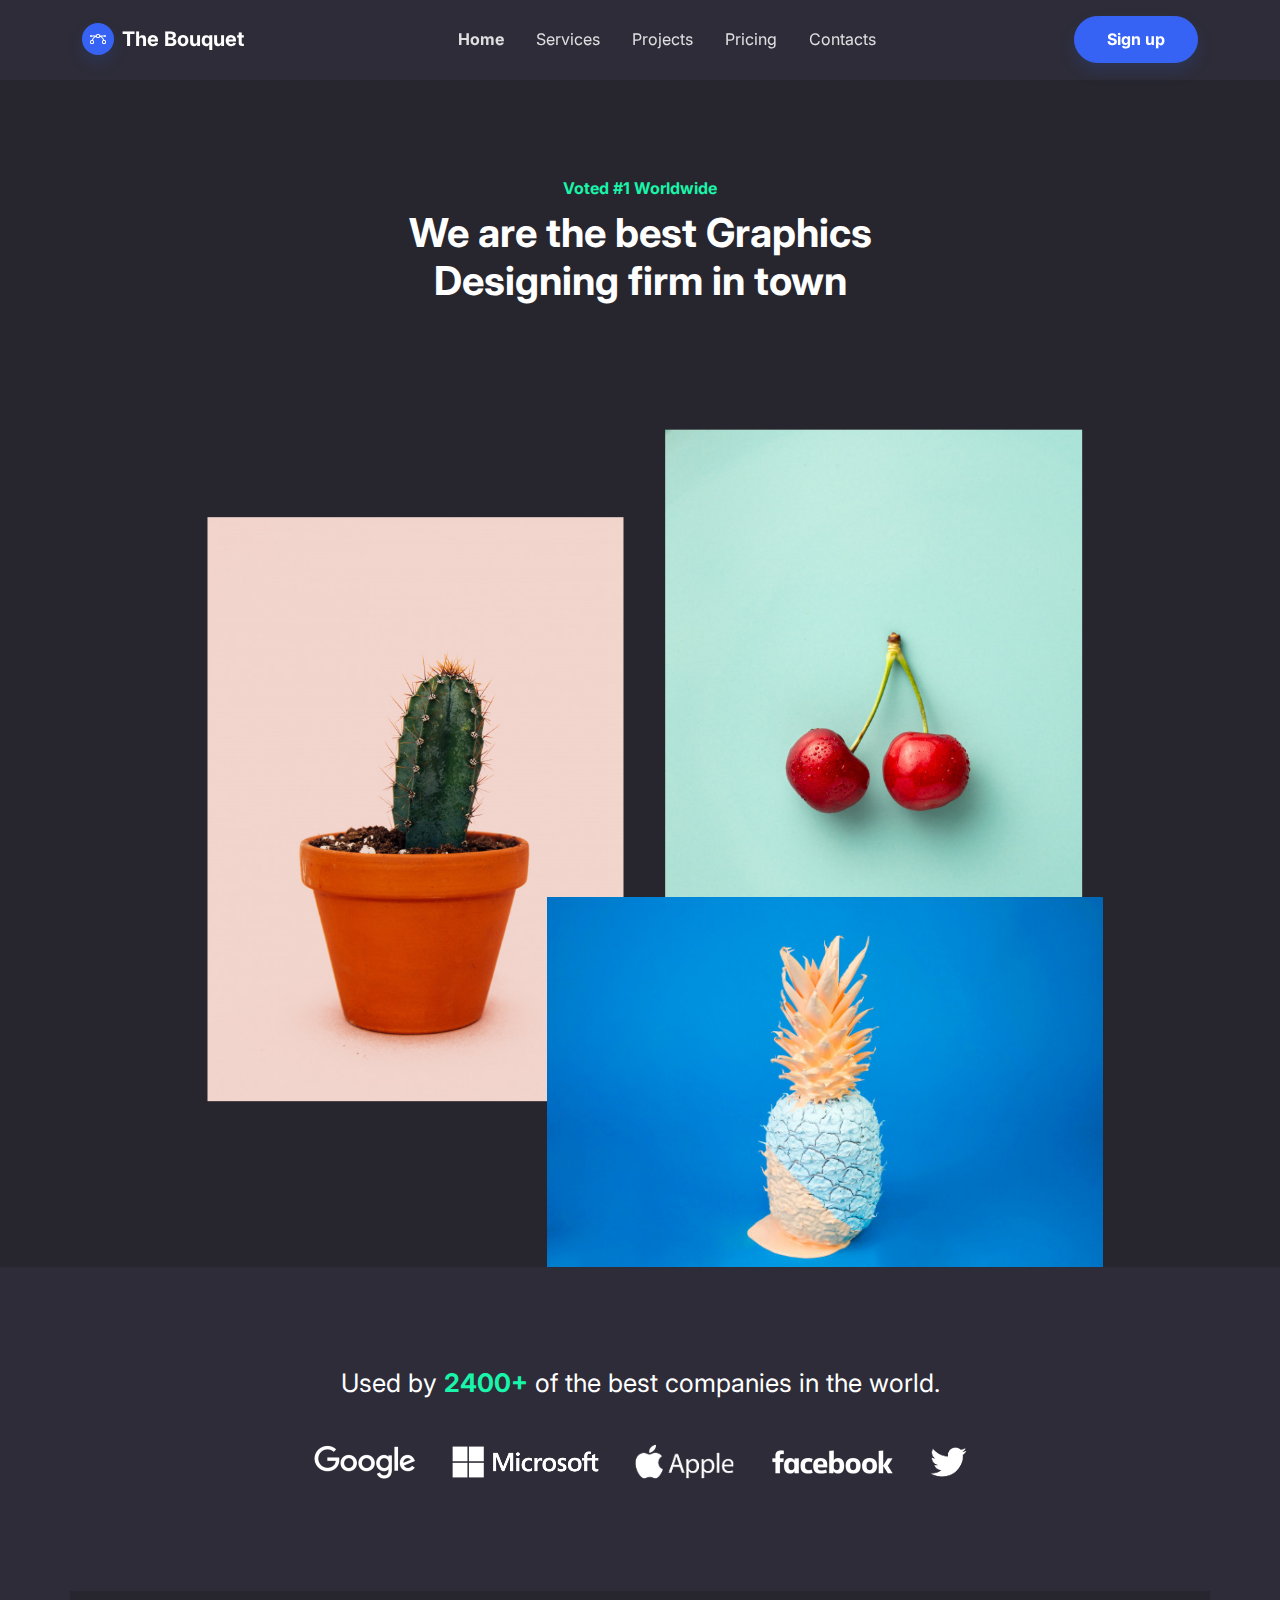
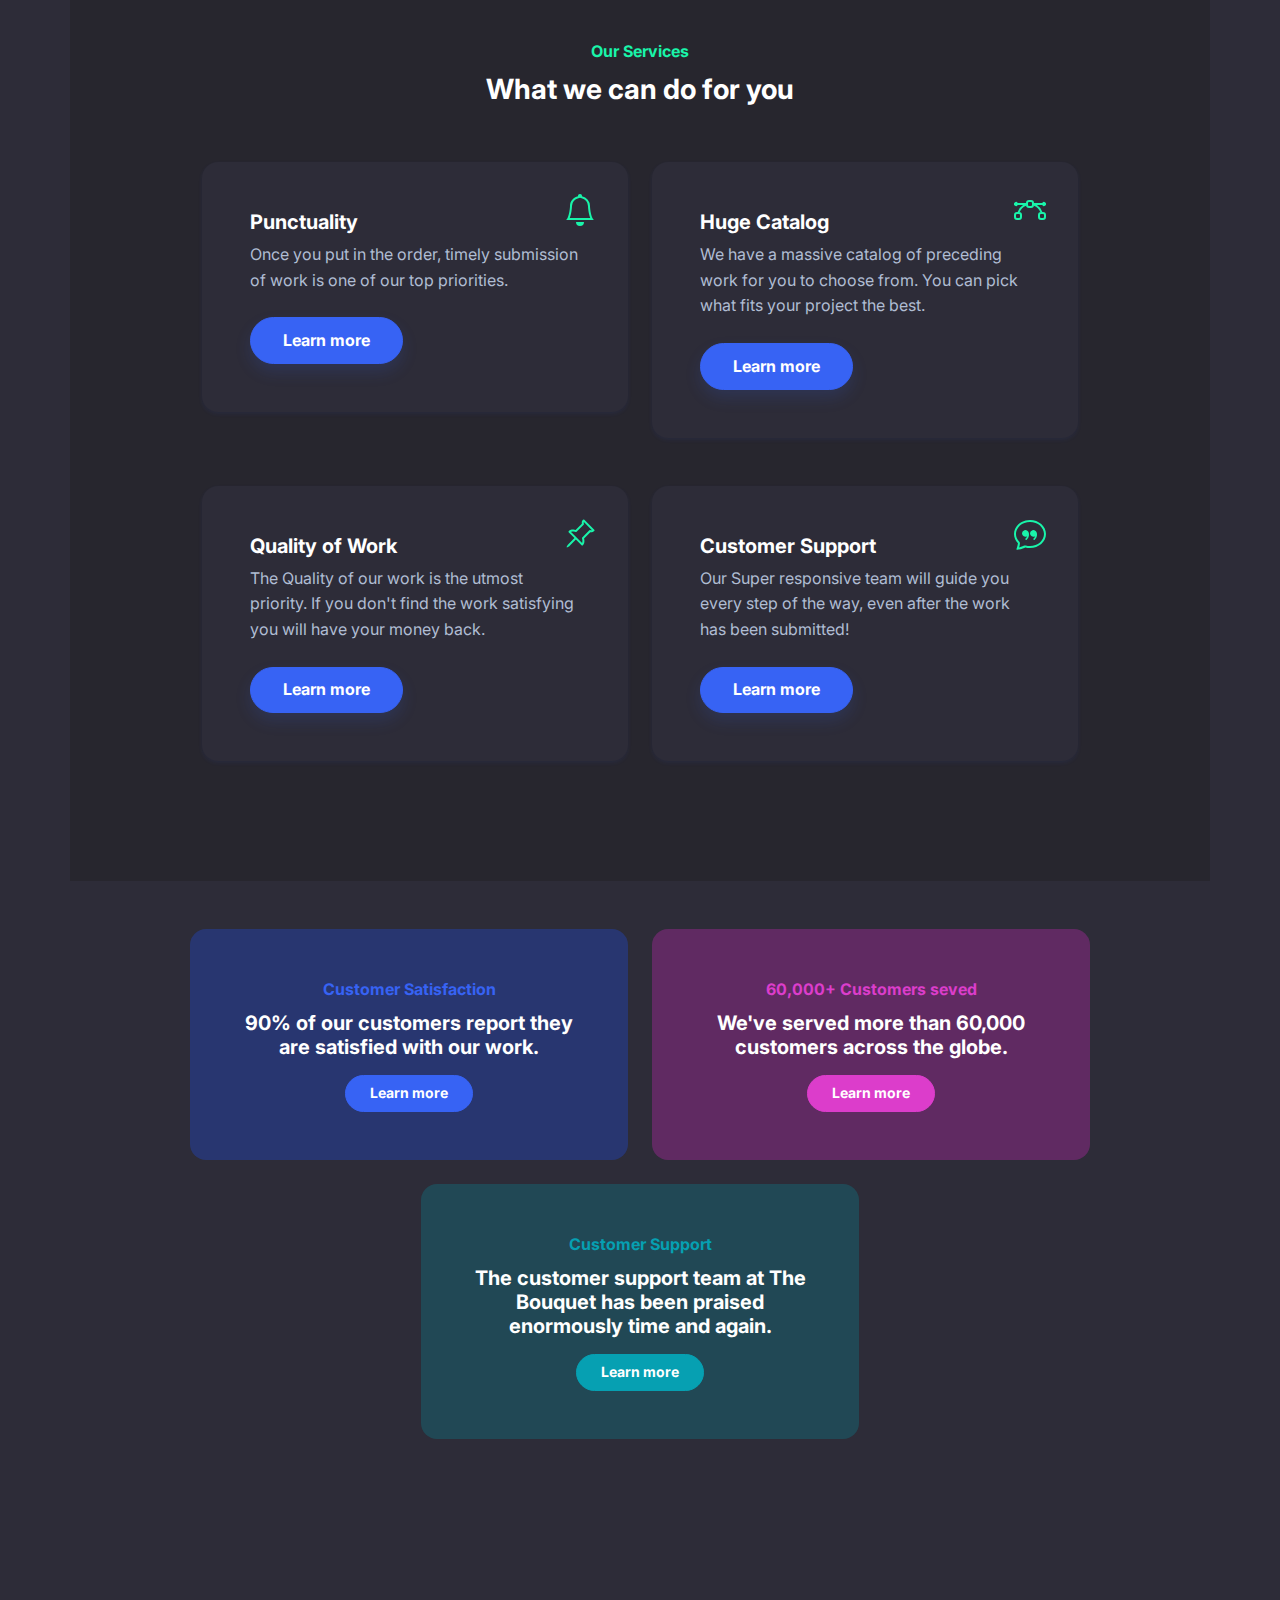
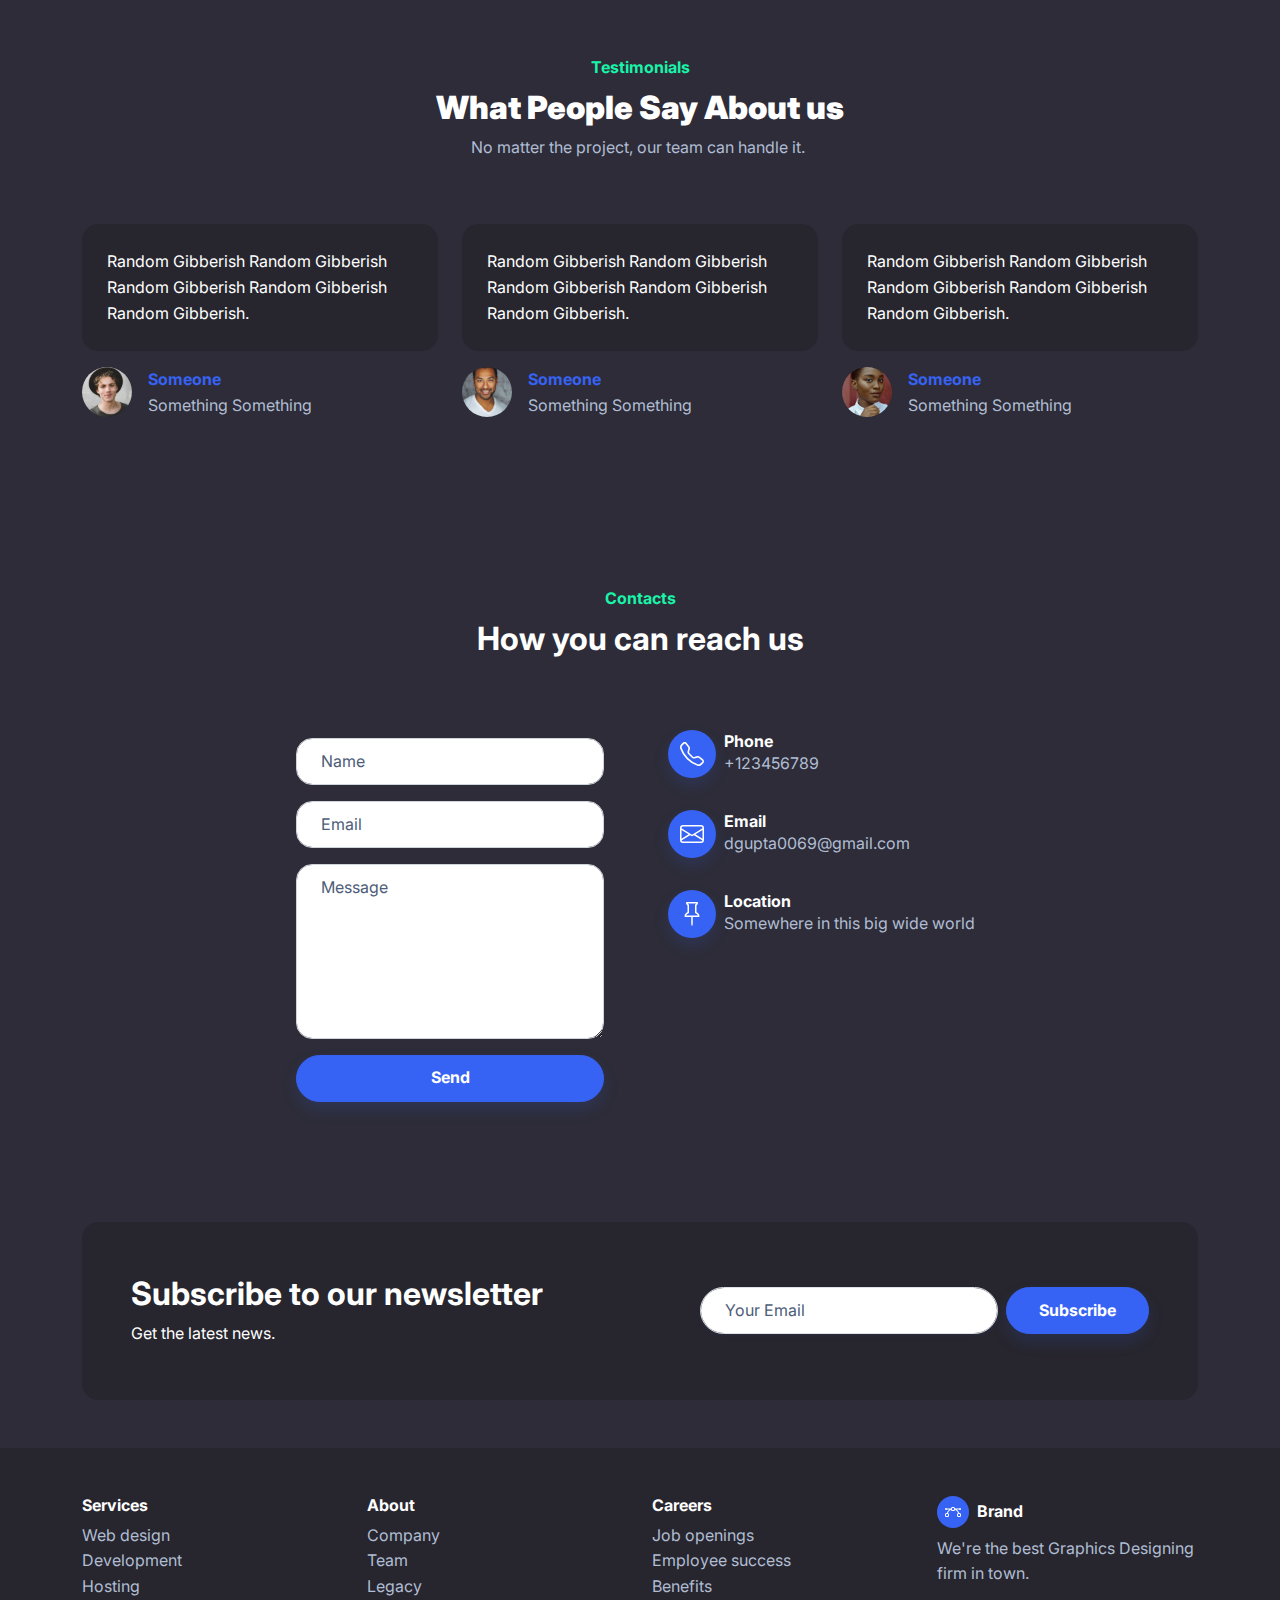
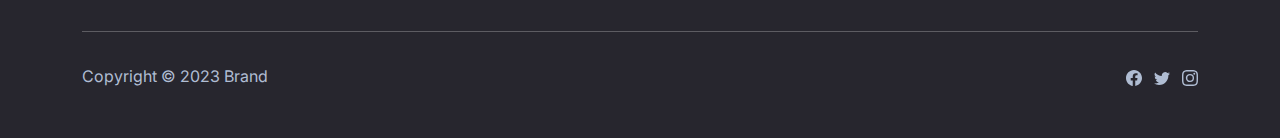
<file: The Bouquet/index.html>
<!DOCTYPE html>
<html lang="en">
  <head>
    <meta charset="utf-8" />
    <meta
      name="viewport"
      content="width=device-width, initial-scale=1.0, shrink-to-fit=no"
    />
    <title>The Bouquet - Home</title>
    <link rel="stylesheet" href="assets/bootstrap/css/bootstrap.min.css" />
    <link
      rel="stylesheet"
      href="https://fonts.googleapis.com/css?family=Inter:300italic,400italic,600italic,700italic,800italic,400,300,600,700,800&amp;display=swap"
    />
  </head>

  <body>
    <nav
      class="navbar navbar-dark navbar-expand-md sticky-top py-3"
      id="mainNav"
    >
      <div class="container">
        <a class="navbar-brand d-flex align-items-center" href="/"
          ><span
            class="bs-icon-sm bs-icon-circle bs-icon-primary shadow d-flex justify-content-center align-items-center me-2 bs-icon"
            ><svg
              xmlns="http://www.w3.org/2000/svg"
              width="1em"
              height="1em"
              fill="currentColor"
              viewBox="0 0 16 16"
              class="bi bi-bezier"
            >
              <path
                fill-rule="evenodd"
                d="M0 10.5A1.5 1.5 0 0 1 1.5 9h1A1.5 1.5 0 0 1 4 10.5v1A1.5 1.5 0 0 1 2.5 13h-1A1.5 1.5 0 0 1 0 11.5v-1zm1.5-.5a.5.5 0 0 0-.5.5v1a.5.5 0 0 0 .5.5h1a.5.5 0 0 0 .5-.5v-1a.5.5 0 0 0-.5-.5h-1zm10.5.5A1.5 1.5 0 0 1 13.5 9h1a1.5 1.5 0 0 1 1.5 1.5v1a1.5 1.5 0 0 1-1.5 1.5h-1a1.5 1.5 0 0 1-1.5-1.5v-1zm1.5-.5a.5.5 0 0 0-.5.5v1a.5.5 0 0 0 .5.5h1a.5.5 0 0 0 .5-.5v-1a.5.5 0 0 0-.5-.5h-1zM6 4.5A1.5 1.5 0 0 1 7.5 3h1A1.5 1.5 0 0 1 10 4.5v1A1.5 1.5 0 0 1 8.5 7h-1A1.5 1.5 0 0 1 6 5.5v-1zM7.5 4a.5.5 0 0 0-.5.5v1a.5.5 0 0 0 .5.5h1a.5.5 0 0 0 .5-.5v-1a.5.5 0 0 0-.5-.5h-1z"
              ></path>
              <path
                d="M6 4.5H1.866a1 1 0 1 0 0 1h2.668A6.517 6.517 0 0 0 1.814 9H2.5c.123 0 .244.015.358.043a5.517 5.517 0 0 1 3.185-3.185A1.503 1.503 0 0 1 6 5.5v-1zm3.957 1.358A1.5 1.5 0 0 0 10 5.5v-1h4.134a1 1 0 1 1 0 1h-2.668a6.517 6.517 0 0 1 2.72 3.5H13.5c-.123 0-.243.015-.358.043a5.517 5.517 0 0 0-3.185-3.185z"
              ></path></svg></span
          ><span>The Bouquet</span></a
        ><button
          data-bs-toggle="collapse"
          class="navbar-toggler"
          data-bs-target="#navcol-1"
        >
          <span class="visually-hidden">Toggle navigation</span
          ><span class="navbar-toggler-icon"></span>
        </button>
        <div class="collapse navbar-collapse" id="navcol-1">
          <ul class="navbar-nav mx-auto">
            <li class="nav-item">
              <a class="nav-link active" href="index.html">Home</a>
            </li>
            <li class="nav-item">
              <a class="nav-link" href="services.html">Services</a>
            </li>
            <li class="nav-item">
              <a class="nav-link" href="projects.html">Projects</a>
            </li>
            <li class="nav-item">
              <a class="nav-link" href="pricing.html">Pricing</a>
            </li>
            <li class="nav-item">
              <a class="nav-link" href="contacts.html">Contacts</a>
            </li>
          </ul>
          <a class="btn btn-primary shadow" role="button" href="signup.html"
            >Sign up</a
          >
        </div>
      </div>
    </nav>
    <header class="bg-dark">
      <div class="container pt-4 pt-xl-5">
        <div class="row pt-5">
          <div class="col-md-8 col-xl-6 text-center text-md-start mx-auto">
            <div class="text-center">
              <p class="fw-bold text-success mb-2">Voted #1 Worldwide</p>
              <h1 class="fw-bold">
                We are the best Graphics Designing firm in town
              </h1>
            </div>
          </div>
          <div class="col-12 col-lg-10 mx-auto">
            <div
              class="position-relative"
              style="display: flex; flex-wrap: wrap; justify-content: flex-end"
            >
              <div
                style="
                  position: relative;
                  flex: 0 0 45%;
                  transform: translate3d(-15%, 35%, 0);
                "
              >
                <img
                  class="img-fluid"
                  data-bss-parallax=""
                  data-bss-parallax-speed="0.8"
                  src="assets/img/products/3.jpg"
                />
              </div>
              <div
                style="
                  position: relative;
                  flex: 0 0 45%;
                  transform: translate3d(-5%, 20%, 0);
                "
              >
                <img
                  class="img-fluid"
                  data-bss-parallax=""
                  data-bss-parallax-speed="0.4"
                  src="assets/img/products/2.jpg"
                />
              </div>
              <div
                style="
                  position: relative;
                  flex: 0 0 60%;
                  transform: translate3d(0, 0%, 0);
                "
              >
                <img
                  class="img-fluid"
                  data-bss-parallax=""
                  data-bss-parallax-speed="0.25"
                  src="assets/img/products/1.jpg"
                />
              </div>
            </div>
          </div>
        </div>
      </div>
    </header>
    <section class="py-5">
      <div class="container text-center py-5">
        <p class="mb-4" style="font-size: 1.6rem">
          Used by <span class="text-success"><strong>2400+</strong></span
          >&nbsp;of the best companies in the world.
        </p>
        <a href="#"> <img class="m-3" src="assets/img/brands/google.png" /></a
        ><a href="#">
          <img class="m-3" src="assets/img/brands/microsoft.png" /></a
        ><a href="#"> <img class="m-3" src="assets/img/brands/apple.png" /></a
        ><a href="#">
          <img class="m-3" src="assets/img/brands/facebook.png" /></a
        ><a href="#">
          <img class="m-3" src="assets/img/brands/twitter.png"
        /></a>
      </div>
    </section>
    <section>
      <div class="container bg-dark py-5">
        <div class="row">
          <div class="col-md-8 col-xl-6 text-center mx-auto">
            <p class="fw-bold text-success mb-2">Our Services</p>
            <h3 class="fw-bold">What we can do for you</h3>
          </div>
        </div>
        <div class="py-5 p-lg-5">
          <div
            class="row row-cols-1 row-cols-md-2 mx-auto"
            style="max-width: 900px"
          >
            <div class="col mb-5">
              <div class="card shadow-sm">
                <div class="card-body px-4 py-5 px-md-5">
                  <div
                    class="bs-icon-lg d-flex justify-content-center align-items-center mb-3 bs-icon"
                    style="top: 1rem; right: 1rem; position: absolute"
                  >
                    <svg
                      xmlns="http://www.w3.org/2000/svg"
                      width="1em"
                      height="1em"
                      fill="currentColor"
                      viewBox="0 0 16 16"
                      class="bi bi-bell text-success"
                    >
                      <path
                        d="M8 16a2 2 0 0 0 2-2H6a2 2 0 0 0 2 2zM8 1.918l-.797.161A4.002 4.002 0 0 0 4 6c0 .628-.134 2.197-.459 3.742-.16.767-.376 1.566-.663 2.258h10.244c-.287-.692-.502-1.49-.663-2.258C12.134 8.197 12 6.628 12 6a4.002 4.002 0 0 0-3.203-3.92L8 1.917zM14.22 12c.223.447.481.801.78 1H1c.299-.199.557-.553.78-1C2.68 10.2 3 6.88 3 6c0-2.42 1.72-4.44 4.005-4.901a1 1 0 1 1 1.99 0A5.002 5.002 0 0 1 13 6c0 .88.32 4.2 1.22 6z"
                      ></path>
                    </svg>
                  </div>
                  <h5 class="fw-bold card-title">Punctuality&nbsp;</h5>
                  <p class="text-muted card-text mb-4">
                    Once you put in the order, timely submission of work is one
                    of our top priorities.
                  </p>
                  <button class="btn btn-primary shadow" type="button">
                    Learn more
                  </button>
                </div>
              </div>
            </div>
            <div class="col mb-5">
              <div class="card shadow-sm">
                <div class="card-body px-4 py-5 px-md-5">
                  <div
                    class="bs-icon-lg d-flex justify-content-center align-items-center mb-3 bs-icon"
                    style="top: 1rem; right: 1rem; position: absolute"
                  >
                    <svg
                      xmlns="http://www.w3.org/2000/svg"
                      width="1em"
                      height="1em"
                      fill="currentColor"
                      viewBox="0 0 16 16"
                      class="bi bi-bezier text-success"
                    >
                      <path
                        fill-rule="evenodd"
                        d="M0 10.5A1.5 1.5 0 0 1 1.5 9h1A1.5 1.5 0 0 1 4 10.5v1A1.5 1.5 0 0 1 2.5 13h-1A1.5 1.5 0 0 1 0 11.5v-1zm1.5-.5a.5.5 0 0 0-.5.5v1a.5.5 0 0 0 .5.5h1a.5.5 0 0 0 .5-.5v-1a.5.5 0 0 0-.5-.5h-1zm10.5.5A1.5 1.5 0 0 1 13.5 9h1a1.5 1.5 0 0 1 1.5 1.5v1a1.5 1.5 0 0 1-1.5 1.5h-1a1.5 1.5 0 0 1-1.5-1.5v-1zm1.5-.5a.5.5 0 0 0-.5.5v1a.5.5 0 0 0 .5.5h1a.5.5 0 0 0 .5-.5v-1a.5.5 0 0 0-.5-.5h-1zM6 4.5A1.5 1.5 0 0 1 7.5 3h1A1.5 1.5 0 0 1 10 4.5v1A1.5 1.5 0 0 1 8.5 7h-1A1.5 1.5 0 0 1 6 5.5v-1zM7.5 4a.5.5 0 0 0-.5.5v1a.5.5 0 0 0 .5.5h1a.5.5 0 0 0 .5-.5v-1a.5.5 0 0 0-.5-.5h-1z"
                      ></path>
                      <path
                        d="M6 4.5H1.866a1 1 0 1 0 0 1h2.668A6.517 6.517 0 0 0 1.814 9H2.5c.123 0 .244.015.358.043a5.517 5.517 0 0 1 3.185-3.185A1.503 1.503 0 0 1 6 5.5v-1zm3.957 1.358A1.5 1.5 0 0 0 10 5.5v-1h4.134a1 1 0 1 1 0 1h-2.668a6.517 6.517 0 0 1 2.72 3.5H13.5c-.123 0-.243.015-.358.043a5.517 5.517 0 0 0-3.185-3.185z"
                      ></path>
                    </svg>
                  </div>
                  <h5 class="fw-bold card-title">Huge Catalog&nbsp;</h5>
                  <p class="text-muted card-text mb-4">
                    We have a massive catalog of preceding work for you to
                    choose from. You can pick what fits your project the best.
                  </p>
                  <button class="btn btn-primary shadow" type="button">
                    Learn more
                  </button>
                </div>
              </div>
            </div>
            <div class="col mb-4">
              <div class="card shadow-sm">
                <div class="card-body px-4 py-5 px-md-5">
                  <div
                    class="bs-icon-lg d-flex justify-content-center align-items-center mb-3 bs-icon"
                    style="top: 1rem; right: 1rem; position: absolute"
                  >
                    <svg
                      xmlns="http://www.w3.org/2000/svg"
                      width="1em"
                      height="1em"
                      fill="currentColor"
                      viewBox="0 0 16 16"
                      class="bi bi-pin-angle text-success"
                    >
                      <path
                        d="M9.828.722a.5.5 0 0 1 .354.146l4.95 4.95a.5.5 0 0 1 0 .707c-.48.48-1.072.588-1.503.588-.177 0-.335-.018-.46-.039l-3.134 3.134a5.927 5.927 0 0 1 .16 1.013c.046.702-.032 1.687-.72 2.375a.5.5 0 0 1-.707 0l-2.829-2.828-3.182 3.182c-.195.195-1.219.902-1.414.707-.195-.195.512-1.22.707-1.414l3.182-3.182-2.828-2.829a.5.5 0 0 1 0-.707c.688-.688 1.673-.767 2.375-.72a5.922 5.922 0 0 1 1.013.16l3.134-3.133a2.772 2.772 0 0 1-.04-.461c0-.43.108-1.022.589-1.503a.5.5 0 0 1 .353-.146zm.122 2.112v-.002.002zm0-.002v.002a.5.5 0 0 1-.122.51L6.293 6.878a.5.5 0 0 1-.511.12H5.78l-.014-.004a4.507 4.507 0 0 0-.288-.076 4.922 4.922 0 0 0-.765-.116c-.422-.028-.836.008-1.175.15l5.51 5.509c.141-.34.177-.753.149-1.175a4.924 4.924 0 0 0-.192-1.054l-.004-.013v-.001a.5.5 0 0 1 .12-.512l3.536-3.535a.5.5 0 0 1 .532-.115l.096.022c.087.017.208.034.344.034.114 0 .23-.011.343-.04L9.927 2.028c-.029.113-.04.23-.04.343a1.779 1.779 0 0 0 .062.46z"
                      ></path>
                    </svg>
                  </div>
                  <h5 class="fw-bold card-title">Quality of Work&nbsp;</h5>
                  <p class="text-muted card-text mb-4">
                    The Quality of our work is the utmost priority. If you don't
                    find the work satisfying you will have your money back.
                  </p>
                  <button class="btn btn-primary shadow" type="button">
                    Learn more
                  </button>
                </div>
              </div>
            </div>
            <div class="col mb-4">
              <div class="card shadow-sm">
                <div class="card-body px-4 py-5 px-md-5">
                  <div
                    class="bs-icon-lg d-flex justify-content-center align-items-center mb-3 bs-icon"
                    style="top: 1rem; right: 1rem; position: absolute"
                  >
                    <svg
                      xmlns="http://www.w3.org/2000/svg"
                      width="1em"
                      height="1em"
                      fill="currentColor"
                      viewBox="0 0 16 16"
                      class="bi bi-chat-quote text-success"
                    >
                      <path
                        d="M2.678 11.894a1 1 0 0 1 .287.801 10.97 10.97 0 0 1-.398 2c1.395-.323 2.247-.697 2.634-.893a1 1 0 0 1 .71-.074A8.06 8.06 0 0 0 8 14c3.996 0 7-2.807 7-6 0-3.192-3.004-6-7-6S1 4.808 1 8c0 1.468.617 2.83 1.678 3.894zm-.493 3.905a21.682 21.682 0 0 1-.713.129c-.2.032-.352-.176-.273-.362a9.68 9.68 0 0 0 .244-.637l.003-.01c.248-.72.45-1.548.524-2.319C.743 11.37 0 9.76 0 8c0-3.866 3.582-7 8-7s8 3.134 8 7-3.582 7-8 7a9.06 9.06 0 0 1-2.347-.306c-.52.263-1.639.742-3.468 1.105z"
                      ></path>
                      <path
                        d="M7.066 6.76A1.665 1.665 0 0 0 4 7.668a1.667 1.667 0 0 0 2.561 1.406c-.131.389-.375.804-.777 1.22a.417.417 0 0 0 .6.58c1.486-1.54 1.293-3.214.682-4.112zm4 0A1.665 1.665 0 0 0 8 7.668a1.667 1.667 0 0 0 2.561 1.406c-.131.389-.375.804-.777 1.22a.417.417 0 0 0 .6.58c1.486-1.54 1.293-3.214.682-4.112z"
                      ></path>
                    </svg>
                  </div>
                  <h5 class="fw-bold card-title">Customer Support&nbsp;</h5>
                  <p class="text-muted card-text mb-4">
                    Our Super responsive team will guide you every step of the
                    way, even after the work has been submitted!
                  </p>
                  <button class="btn btn-primary shadow" type="button">
                    Learn more
                  </button>
                </div>
              </div>
            </div>
          </div>
        </div>
      </div>
    </section>
    <section>
      <div class="container py-5">
        <div class="mx-auto" style="max-width: 900px">
          <div
            class="row row-cols-1 row-cols-md-2 d-flex justify-content-center"
          >
            <div class="col mb-4">
              <div class="card bg-primary-light">
                <div class="card-body text-center px-4 py-5 px-md-5">
                  <p class="fw-bold text-primary card-text mb-2">
                    Customer Satisfaction
                  </p>
                  <h5 class="fw-bold card-title mb-3">
                    90% of our customers report they are satisfied with our
                    work.
                  </h5>
                  <button class="btn btn-primary btn-sm" type="button">
                    Learn more
                  </button>
                </div>
              </div>
            </div>
            <div class="col mb-4">
              <div class="card bg-secondary-light">
                <div class="card-body text-center px-4 py-5 px-md-5">
                  <p class="fw-bold text-secondary card-text mb-2">
                    60,000+ Customers seved
                  </p>
                  <h5 class="fw-bold card-title mb-3">
                    We've served more than 60,000 customers across the globe.
                  </h5>
                  <button class="btn btn-secondary btn-sm" type="button">
                    Learn more
                  </button>
                </div>
              </div>
            </div>
            <div class="col mb-4">
              <div class="card bg-info-light">
                <div class="card-body text-center px-4 py-5 px-md-5">
                  <p class="fw-bold text-info card-text mb-2">
                    Customer Support
                  </p>
                  <h5 class="fw-bold card-title mb-3">
                    The customer support team at The Bouquet has been praised
                    enormously time and again.
                  </h5>
                  <button class="btn btn-info btn-sm" type="button">
                    Learn more
                  </button>
                </div>
              </div>
            </div>
          </div>
        </div>
      </div>
    </section>
    <section class="py-5 mt-5">
      <div class="container py-5">
        <div class="row mb-5">
          <div class="col-md-8 col-xl-6 text-center mx-auto">
            <p class="fw-bold text-success mb-2">Testimonials</p>
            <h2 class="fw-bold"><strong>What People Say About us</strong></h2>
            <p class="text-muted">
              No matter the project, our team can handle it.&nbsp;
            </p>
          </div>
        </div>
        <div
          class="row row-cols-1 row-cols-sm-2 row-cols-lg-3 d-sm-flex justify-content-sm-center"
        >
          <div class="col mb-4">
            <div
              class="d-flex flex-column align-items-center align-items-sm-start"
            >
              <p class="bg-dark border rounded border-dark p-4">
                Random Gibberish Random Gibberish Random Gibberish Random
                Gibberish Random Gibberish.
              </p>
              <div class="d-flex">
                <img
                  class="rounded-circle flex-shrink-0 me-3 fit-cover"
                  width="50"
                  height="50"
                  src="assets/img/team/avatar2.jpg"
                />
                <div>
                  <p class="fw-bold text-primary mb-0">Someone</p>
                  <p class="text-muted mb-0">Something Something</p>
                </div>
              </div>
            </div>
          </div>
          <div class="col mb-4">
            <div
              class="d-flex flex-column align-items-center align-items-sm-start"
            >
              <p class="bg-dark border rounded border-dark p-4">
                Random Gibberish Random Gibberish Random Gibberish Random
                Gibberish Random Gibberish.
              </p>
              <div class="d-flex">
                <img
                  class="rounded-circle flex-shrink-0 me-3 fit-cover"
                  width="50"
                  height="50"
                  src="assets/img/team/avatar4.jpg"
                />
                <div>
                  <p class="fw-bold text-primary mb-0">Someone</p>
                  <p class="text-muted mb-0">Something Something</p>
                </div>
              </div>
            </div>
          </div>
          <div class="col mb-4">
            <div
              class="d-flex flex-column align-items-center align-items-sm-start"
            >
              <p class="bg-dark border rounded border-dark p-4">
                Random Gibberish Random Gibberish Random Gibberish Random
                Gibberish Random Gibberish.
              </p>
              <div class="d-flex">
                <img
                  class="rounded-circle flex-shrink-0 me-3 fit-cover"
                  width="50"
                  height="50"
                  src="assets/img/team/avatar5.jpg"
                />
                <div>
                  <p class="fw-bold text-primary mb-0">Someone</p>
                  <p class="text-muted mb-0">Something Something</p>
                </div>
              </div>
            </div>
          </div>
        </div>
      </div>
    </section>
    <section class="py-5">
      <div class="container">
        <div class="row mb-5">
          <div class="col-md-8 col-xl-6 text-center mx-auto">
            <p class="fw-bold text-success mb-2">Contacts</p>
            <h2 class="fw-bold">How you can reach us</h2>
          </div>
        </div>
        <div class="row d-flex justify-content-center">
          <div class="col-md-6 col-xl-4">
            <div>
              <form class="p-3 p-xl-4" method="post">
                <div class="mb-3">
                  <input
                    class="form-control"
                    type="text"
                    id="name-1"
                    name="name"
                    placeholder="Name"
                  />
                </div>
                <div class="mb-3">
                  <input
                    class="form-control"
                    type="email"
                    id="email-1"
                    name="email"
                    placeholder="Email"
                  />
                </div>
                <div class="mb-3">
                  <textarea
                    class="form-control"
                    id="message-1"
                    name="message"
                    rows="6"
                    placeholder="Message"
                  ></textarea>
                </div>
                <div>
                  <button
                    class="btn btn-primary shadow d-block w-100"
                    type="submit"
                  >
                    Send
                  </button>
                </div>
              </form>
            </div>
          </div>
          <div
            class="col-md-4 col-xl-4 d-flex justify-content-center justify-content-xl-start"
          >
            <div
              class="d-flex flex-wrap flex-md-column justify-content-md-start align-items-md-start h-100"
            >
              <div class="d-flex align-items-center p-3">
                <div
                  class="bs-icon-md bs-icon-circle bs-icon-primary shadow d-flex flex-shrink-0 justify-content-center align-items-center d-inline-block bs-icon bs-icon-md"
                >
                  <svg
                    xmlns="http://www.w3.org/2000/svg"
                    width="1em"
                    height="1em"
                    fill="currentColor"
                    viewBox="0 0 16 16"
                    class="bi bi-telephone"
                  >
                    <path
                      d="M3.654 1.328a.678.678 0 0 0-1.015-.063L1.605 2.3c-.483.484-.661 1.169-.45 1.77a17.568 17.568 0 0 0 4.168 6.608 17.569 17.569 0 0 0 6.608 4.168c.601.211 1.286.033 1.77-.45l1.034-1.034a.678.678 0 0 0-.063-1.015l-2.307-1.794a.678.678 0 0 0-.58-.122l-2.19.547a1.745 1.745 0 0 1-1.657-.459L5.482 8.062a1.745 1.745 0 0 1-.46-1.657l.548-2.19a.678.678 0 0 0-.122-.58L3.654 1.328zM1.884.511a1.745 1.745 0 0 1 2.612.163L6.29 2.98c.329.423.445.974.315 1.494l-.547 2.19a.678.678 0 0 0 .178.643l2.457 2.457a.678.678 0 0 0 .644.178l2.189-.547a1.745 1.745 0 0 1 1.494.315l2.306 1.794c.829.645.905 1.87.163 2.611l-1.034 1.034c-.74.74-1.846 1.065-2.877.702a18.634 18.634 0 0 1-7.01-4.42 18.634 18.634 0 0 1-4.42-7.009c-.362-1.03-.037-2.137.703-2.877L1.885.511z"
                    ></path>
                  </svg>
                </div>
                <div class="px-2">
                  <h6 class="fw-bold mb-0">Phone</h6>
                  <p class="text-muted mb-0">+123456789</p>
                </div>
              </div>
              <div class="d-flex align-items-center p-3">
                <div
                  class="bs-icon-md bs-icon-circle bs-icon-primary shadow d-flex flex-shrink-0 justify-content-center align-items-center d-inline-block bs-icon bs-icon-md"
                >
                  <svg
                    xmlns="http://www.w3.org/2000/svg"
                    width="1em"
                    height="1em"
                    fill="currentColor"
                    viewBox="0 0 16 16"
                    class="bi bi-envelope"
                  >
                    <path
                      fill-rule="evenodd"
                      d="M0 4a2 2 0 0 1 2-2h12a2 2 0 0 1 2 2v8a2 2 0 0 1-2 2H2a2 2 0 0 1-2-2V4Zm2-1a1 1 0 0 0-1 1v.217l7 4.2 7-4.2V4a1 1 0 0 0-1-1H2Zm13 2.383-4.708 2.825L15 11.105V5.383Zm-.034 6.876-5.64-3.471L8 9.583l-1.326-.795-5.64 3.47A1 1 0 0 0 2 13h12a1 1 0 0 0 .966-.741ZM1 11.105l4.708-2.897L1 5.383v5.722Z"
                    ></path>
                  </svg>
                </div>
                <div class="px-2">
                  <h6 class="fw-bold mb-0">Email</h6>
                  <p class="text-muted mb-0">dgupta0069@gmail.com</p>
                </div>
              </div>
              <div class="d-flex align-items-center p-3">
                <div
                  class="bs-icon-md bs-icon-circle bs-icon-primary shadow d-flex flex-shrink-0 justify-content-center align-items-center d-inline-block bs-icon bs-icon-md"
                >
                  <svg
                    xmlns="http://www.w3.org/2000/svg"
                    width="1em"
                    height="1em"
                    fill="currentColor"
                    viewBox="0 0 16 16"
                    class="bi bi-pin"
                  >
                    <path
                      d="M4.146.146A.5.5 0 0 1 4.5 0h7a.5.5 0 0 1 .5.5c0 .68-.342 1.174-.646 1.479-.126.125-.25.224-.354.298v4.431l.078.048c.203.127.476.314.751.555C12.36 7.775 13 8.527 13 9.5a.5.5 0 0 1-.5.5h-4v4.5c0 .276-.224 1.5-.5 1.5s-.5-1.224-.5-1.5V10h-4a.5.5 0 0 1-.5-.5c0-.973.64-1.725 1.17-2.189A5.921 5.921 0 0 1 5 6.708V2.277a2.77 2.77 0 0 1-.354-.298C4.342 1.674 4 1.179 4 .5a.5.5 0 0 1 .146-.354zm1.58 1.408-.002-.001.002.001zm-.002-.001.002.001A.5.5 0 0 1 6 2v5a.5.5 0 0 1-.276.447h-.002l-.012.007-.054.03a4.922 4.922 0 0 0-.827.58c-.318.278-.585.596-.725.936h7.792c-.14-.34-.407-.658-.725-.936a4.915 4.915 0 0 0-.881-.61l-.012-.006h-.002A.5.5 0 0 1 10 7V2a.5.5 0 0 1 .295-.458 1.775 1.775 0 0 0 .351-.271c.08-.08.155-.17.214-.271H5.14c.06.1.133.191.214.271a1.78 1.78 0 0 0 .37.282z"
                    ></path>
                  </svg>
                </div>
                <div class="px-2">
                  <h6 class="fw-bold mb-0">Location</h6>
                  <p class="text-muted mb-0">
                    Somewhere in this big wide world
                  </p>
                </div>
              </div>
            </div>
          </div>
        </div>
      </div>
    </section>
    <section class="py-5">
      <div class="container">
        <div
          class="bg-dark border rounded border-dark d-flex flex-column justify-content-between align-items-center flex-lg-row p-4 p-lg-5"
        >
          <div class="text-center text-lg-start py-3 py-lg-1">
            <h2 class="fw-bold mb-2">Subscribe to our newsletter</h2>
            <p class="mb-0">Get the latest news.</p>
          </div>
          <form
            class="d-flex justify-content-center flex-wrap flex-lg-nowrap"
            method="post"
          >
            <div class="my-2">
              <input
                class="border rounded-pill shadow-sm form-control"
                type="email"
                name="email"
                placeholder="Your Email"
              />
            </div>
            <div class="my-2">
              <button class="btn btn-primary shadow ms-2" type="submit">
                Subscribe
              </button>
            </div>
          </form>
        </div>
      </div>
    </section>
    <footer class="bg-dark">
      <div class="container py-4 py-lg-5">
        <div class="row justify-content-center">
          <div
            class="col-sm-4 col-md-3 text-center text-lg-start d-flex flex-column"
          >
            <h3 class="fs-6 fw-bold">Services</h3>
            <ul class="list-unstyled">
              <li><a href="#">Web design</a></li>
              <li><a href="#">Development</a></li>
              <li><a href="#">Hosting</a></li>
            </ul>
          </div>
          <div
            class="col-sm-4 col-md-3 text-center text-lg-start d-flex flex-column"
          >
            <h3 class="fs-6 fw-bold">About</h3>
            <ul class="list-unstyled">
              <li><a href="#">Company</a></li>
              <li><a href="#">Team</a></li>
              <li><a href="#">Legacy</a></li>
            </ul>
          </div>
          <div
            class="col-sm-4 col-md-3 text-center text-lg-start d-flex flex-column"
          >
            <h3 class="fs-6 fw-bold">Careers</h3>
            <ul class="list-unstyled">
              <li><a href="#">Job openings</a></li>
              <li><a href="#">Employee success</a></li>
              <li><a href="#">Benefits</a></li>
            </ul>
          </div>
          <div
            class="col-lg-3 text-center text-lg-start d-flex flex-column align-items-center order-first align-items-lg-start order-lg-last"
          >
            <div class="fw-bold d-flex align-items-center mb-2">
              <span
                class="bs-icon-sm bs-icon-circle bs-icon-primary d-flex justify-content-center align-items-center bs-icon me-2"
                ><svg
                  xmlns="http://www.w3.org/2000/svg"
                  width="1em"
                  height="1em"
                  fill="currentColor"
                  viewBox="0 0 16 16"
                  class="bi bi-bezier"
                >
                  <path
                    fill-rule="evenodd"
                    d="M0 10.5A1.5 1.5 0 0 1 1.5 9h1A1.5 1.5 0 0 1 4 10.5v1A1.5 1.5 0 0 1 2.5 13h-1A1.5 1.5 0 0 1 0 11.5v-1zm1.5-.5a.5.5 0 0 0-.5.5v1a.5.5 0 0 0 .5.5h1a.5.5 0 0 0 .5-.5v-1a.5.5 0 0 0-.5-.5h-1zm10.5.5A1.5 1.5 0 0 1 13.5 9h1a1.5 1.5 0 0 1 1.5 1.5v1a1.5 1.5 0 0 1-1.5 1.5h-1a1.5 1.5 0 0 1-1.5-1.5v-1zm1.5-.5a.5.5 0 0 0-.5.5v1a.5.5 0 0 0 .5.5h1a.5.5 0 0 0 .5-.5v-1a.5.5 0 0 0-.5-.5h-1zM6 4.5A1.5 1.5 0 0 1 7.5 3h1A1.5 1.5 0 0 1 10 4.5v1A1.5 1.5 0 0 1 8.5 7h-1A1.5 1.5 0 0 1 6 5.5v-1zM7.5 4a.5.5 0 0 0-.5.5v1a.5.5 0 0 0 .5.5h1a.5.5 0 0 0 .5-.5v-1a.5.5 0 0 0-.5-.5h-1z"
                  ></path>
                  <path
                    d="M6 4.5H1.866a1 1 0 1 0 0 1h2.668A6.517 6.517 0 0 0 1.814 9H2.5c.123 0 .244.015.358.043a5.517 5.517 0 0 1 3.185-3.185A1.503 1.503 0 0 1 6 5.5v-1zm3.957 1.358A1.5 1.5 0 0 0 10 5.5v-1h4.134a1 1 0 1 1 0 1h-2.668a6.517 6.517 0 0 1 2.72 3.5H13.5c-.123 0-.243.015-.358.043a5.517 5.517 0 0 0-3.185-3.185z"
                  ></path></svg></span
              ><span>Brand</span>
            </div>
            <p class="text-muted">
              We're the best Graphics Designing firm in town.
            </p>
          </div>
        </div>
        <hr />
        <div
          class="text-muted d-flex justify-content-between align-items-center pt-3"
        >
          <p class="mb-0">Copyright © 2023 Brand</p>
          <ul class="list-inline mb-0">
            <li class="list-inline-item">
              <svg
                xmlns="http://www.w3.org/2000/svg"
                width="1em"
                height="1em"
                fill="currentColor"
                viewBox="0 0 16 16"
                class="bi bi-facebook"
              >
                <path
                  d="M16 8.049c0-4.446-3.582-8.05-8-8.05C3.58 0-.002 3.603-.002 8.05c0 4.017 2.926 7.347 6.75 7.951v-5.625h-2.03V8.05H6.75V6.275c0-2.017 1.195-3.131 3.022-3.131.876 0 1.791.157 1.791.157v1.98h-1.009c-.993 0-1.303.621-1.303 1.258v1.51h2.218l-.354 2.326H9.25V16c3.824-.604 6.75-3.934 6.75-7.951z"
                ></path>
              </svg>
            </li>
            <li class="list-inline-item">
              <svg
                xmlns="http://www.w3.org/2000/svg"
                width="1em"
                height="1em"
                fill="currentColor"
                viewBox="0 0 16 16"
                class="bi bi-twitter"
              >
                <path
                  d="M5.026 15c6.038 0 9.341-5.003 9.341-9.334 0-.14 0-.282-.006-.422A6.685 6.685 0 0 0 16 3.542a6.658 6.658 0 0 1-1.889.518 3.301 3.301 0 0 0 1.447-1.817 6.533 6.533 0 0 1-2.087.793A3.286 3.286 0 0 0 7.875 6.03a9.325 9.325 0 0 1-6.767-3.429 3.289 3.289 0 0 0 1.018 4.382A3.323 3.323 0 0 1 .64 6.575v.045a3.288 3.288 0 0 0 2.632 3.218 3.203 3.203 0 0 1-.865.115 3.23 3.23 0 0 1-.614-.057 3.283 3.283 0 0 0 3.067 2.277A6.588 6.588 0 0 1 .78 13.58a6.32 6.32 0 0 1-.78-.045A9.344 9.344 0 0 0 5.026 15z"
                ></path>
              </svg>
            </li>
            <li class="list-inline-item">
              <svg
                xmlns="http://www.w3.org/2000/svg"
                width="1em"
                height="1em"
                fill="currentColor"
                viewBox="0 0 16 16"
                class="bi bi-instagram"
              >
                <path
                  d="M8 0C5.829 0 5.556.01 4.703.048 3.85.088 3.269.222 2.76.42a3.917 3.917 0 0 0-1.417.923A3.927 3.927 0 0 0 .42 2.76C.222 3.268.087 3.85.048 4.7.01 5.555 0 5.827 0 8.001c0 2.172.01 2.444.048 3.297.04.852.174 1.433.372 1.942.205.526.478.972.923 1.417.444.445.89.719 1.416.923.51.198 1.09.333 1.942.372C5.555 15.99 5.827 16 8 16s2.444-.01 3.298-.048c.851-.04 1.434-.174 1.943-.372a3.916 3.916 0 0 0 1.416-.923c.445-.445.718-.891.923-1.417.197-.509.332-1.09.372-1.942C15.99 10.445 16 10.173 16 8s-.01-2.445-.048-3.299c-.04-.851-.175-1.433-.372-1.941a3.926 3.926 0 0 0-.923-1.417A3.911 3.911 0 0 0 13.24.42c-.51-.198-1.092-.333-1.943-.372C10.443.01 10.172 0 7.998 0h.003zm-.717 1.442h.718c2.136 0 2.389.007 3.232.046.78.035 1.204.166 1.486.275.373.145.64.319.92.599.28.28.453.546.598.92.11.281.24.705.275 1.485.039.843.047 1.096.047 3.231s-.008 2.389-.047 3.232c-.035.78-.166 1.203-.275 1.485a2.47 2.47 0 0 1-.599.919c-.28.28-.546.453-.92.598-.28.11-.704.24-1.485.276-.843.038-1.096.047-3.232.047s-2.39-.009-3.233-.047c-.78-.036-1.203-.166-1.485-.276a2.478 2.478 0 0 1-.92-.598 2.48 2.48 0 0 1-.6-.92c-.109-.281-.24-.705-.275-1.485-.038-.843-.046-1.096-.046-3.233 0-2.136.008-2.388.046-3.231.036-.78.166-1.204.276-1.486.145-.373.319-.64.599-.92.28-.28.546-.453.92-.598.282-.11.705-.24 1.485-.276.738-.034 1.024-.044 2.515-.045v.002zm4.988 1.328a.96.96 0 1 0 0 1.92.96.96 0 0 0 0-1.92zm-4.27 1.122a4.109 4.109 0 1 0 0 8.217 4.109 4.109 0 0 0 0-8.217zm0 1.441a2.667 2.667 0 1 1 0 5.334 2.667 2.667 0 0 1 0-5.334z"
                ></path>
              </svg>
            </li>
          </ul>
        </div>
      </div>
    </footer>
    <script src="assets/bootstrap/js/bootstrap.min.js"></script>
    <script src="assets/js/bold-and-dark.js"></script>
  </body>
</html>
</file>
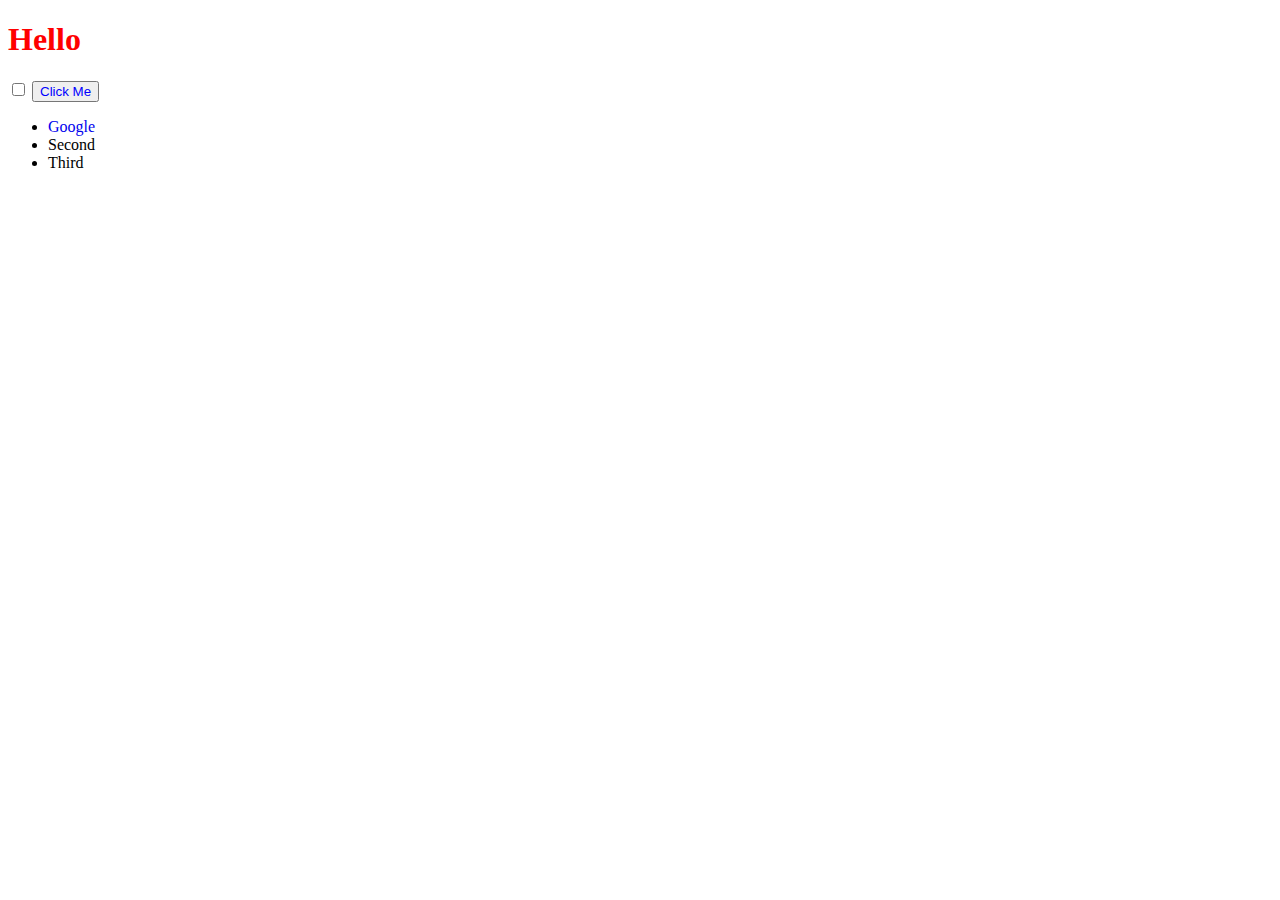
<file: The DOM Challenge/index.html>
<!DOCTYPE html>
<html lang="en" dir="ltr">
  <head>
    <meta charset="utf-8" />
    <title>My Website</title>
    <link rel="stylesheet" href="styles.css" />
  </head>
  <body>
    <h1>Hello</h1>

    <input type="checkbox" />

    <button class="btn" style="active color : red;">Click Me</button>

    <ul>
      <li class="list">
        <a href="https://www.google.com">Google</a>
      </li>
      <li class="list">Second</li>
      <li class="list">Third</li>
    </ul>
    <script src="index.js"></script>
  </body>
</html>
</file>
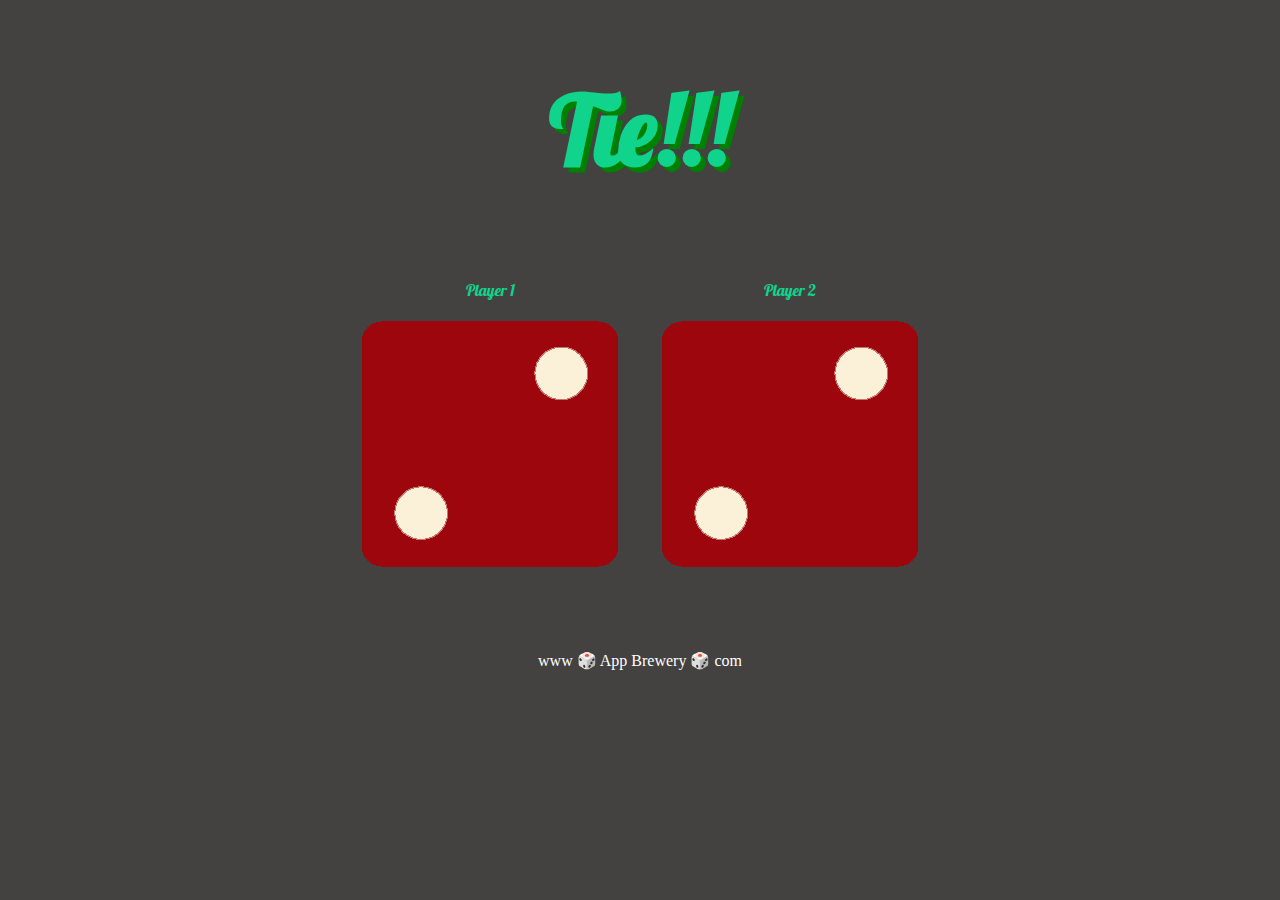
<file: Dicee Challenge files/dicee.html>
<!DOCTYPE html>
<html lang="en" dir="ltr">
  <head>
    <meta charset="utf-8" />
    <title>Dicee</title>
    <link rel="stylesheet" href="styles.css" />
    <link
      href="https://fonts.googleapis.com/css?family=Indie+Flower|Lobster"
      rel="stylesheet"
    />
  </head>
  <body>
    <div class="container">
      <h1>Refresh Me</h1>

      <div class="dice">
        <p>Player 1</p>
        <img class="img1" src="images/dice1.png" />
      </div>

      <div class="dice">
        <p>Player 2</p>
        <img class="img2" src="images/dice1.png" />
      </div>
    </div>
    <script src="index.js"></script>
  </body>

  <footer>www 🎲 App Brewery 🎲 com</footer>
</html>
</file>
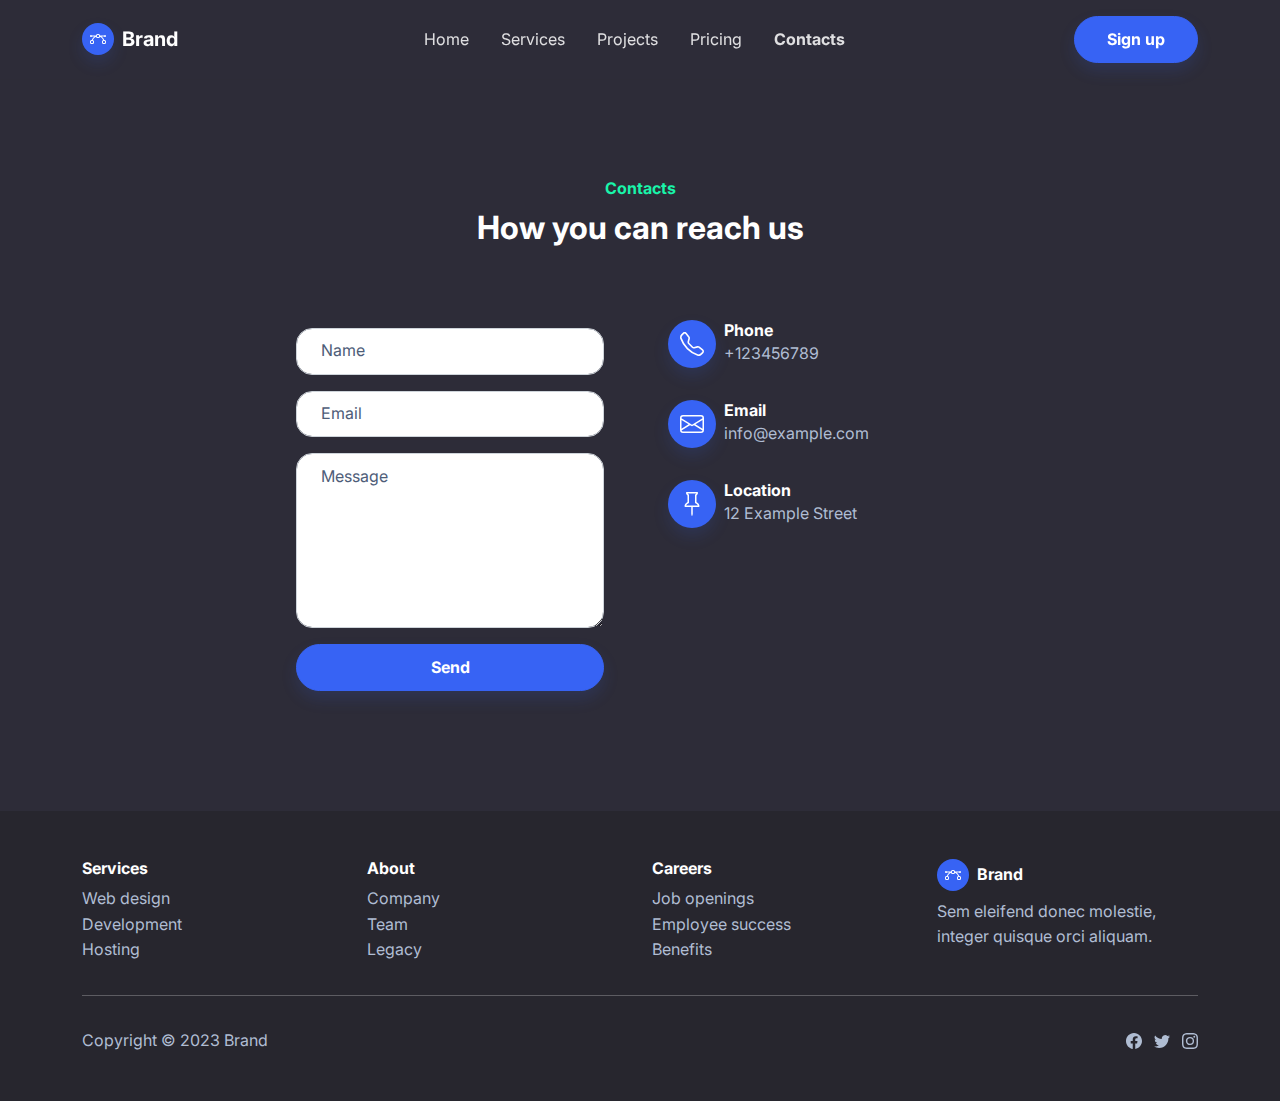
<file: The Bouquet/contacts.html>
<!DOCTYPE html>
<html lang="en">

<head>
    <meta charset="utf-8">
    <meta name="viewport" content="width=device-width, initial-scale=1.0, shrink-to-fit=no">
    <title>Contacts - Brand</title>
    <link rel="stylesheet" href="assets/bootstrap/css/bootstrap.min.css">
    <link rel="stylesheet" href="https://fonts.googleapis.com/css?family=Inter:300italic,400italic,600italic,700italic,800italic,400,300,600,700,800&amp;display=swap">
</head>

<body>
    <nav class="navbar navbar-dark navbar-expand-md sticky-top py-3" id="mainNav">
        <div class="container"><a class="navbar-brand d-flex align-items-center" href="/"><span class="bs-icon-sm bs-icon-circle bs-icon-primary shadow d-flex justify-content-center align-items-center me-2 bs-icon"><svg xmlns="http://www.w3.org/2000/svg" width="1em" height="1em" fill="currentColor" viewBox="0 0 16 16" class="bi bi-bezier">
                        <path fill-rule="evenodd" d="M0 10.5A1.5 1.5 0 0 1 1.5 9h1A1.5 1.5 0 0 1 4 10.5v1A1.5 1.5 0 0 1 2.5 13h-1A1.5 1.5 0 0 1 0 11.5v-1zm1.5-.5a.5.5 0 0 0-.5.5v1a.5.5 0 0 0 .5.5h1a.5.5 0 0 0 .5-.5v-1a.5.5 0 0 0-.5-.5h-1zm10.5.5A1.5 1.5 0 0 1 13.5 9h1a1.5 1.5 0 0 1 1.5 1.5v1a1.5 1.5 0 0 1-1.5 1.5h-1a1.5 1.5 0 0 1-1.5-1.5v-1zm1.5-.5a.5.5 0 0 0-.5.5v1a.5.5 0 0 0 .5.5h1a.5.5 0 0 0 .5-.5v-1a.5.5 0 0 0-.5-.5h-1zM6 4.5A1.5 1.5 0 0 1 7.5 3h1A1.5 1.5 0 0 1 10 4.5v1A1.5 1.5 0 0 1 8.5 7h-1A1.5 1.5 0 0 1 6 5.5v-1zM7.5 4a.5.5 0 0 0-.5.5v1a.5.5 0 0 0 .5.5h1a.5.5 0 0 0 .5-.5v-1a.5.5 0 0 0-.5-.5h-1z"></path>
                        <path d="M6 4.5H1.866a1 1 0 1 0 0 1h2.668A6.517 6.517 0 0 0 1.814 9H2.5c.123 0 .244.015.358.043a5.517 5.517 0 0 1 3.185-3.185A1.503 1.503 0 0 1 6 5.5v-1zm3.957 1.358A1.5 1.5 0 0 0 10 5.5v-1h4.134a1 1 0 1 1 0 1h-2.668a6.517 6.517 0 0 1 2.72 3.5H13.5c-.123 0-.243.015-.358.043a5.517 5.517 0 0 0-3.185-3.185z"></path>
                    </svg></span><span>Brand</span></a><button data-bs-toggle="collapse" class="navbar-toggler" data-bs-target="#navcol-1"><span class="visually-hidden">Toggle navigation</span><span class="navbar-toggler-icon"></span></button>
            <div class="collapse navbar-collapse" id="navcol-1">
                <ul class="navbar-nav mx-auto">
                    <li class="nav-item"><a class="nav-link" href="index.html">Home</a></li>
                    <li class="nav-item"><a class="nav-link" href="services.html">Services</a></li>
                    <li class="nav-item"><a class="nav-link" href="projects.html">Projects</a></li>
                    <li class="nav-item"><a class="nav-link" href="pricing.html">Pricing</a></li>
                    <li class="nav-item"><a class="nav-link active" href="contacts.html">Contacts</a></li>
                </ul><a class="btn btn-primary shadow" role="button" href="signup.html">Sign up</a>
            </div>
        </div>
    </nav>
    <section class="py-5">
        <div class="container py-5">
            <div class="row mb-5">
                <div class="col-md-8 col-xl-6 text-center mx-auto">
                    <p class="fw-bold text-success mb-2">Contacts</p>
                    <h2 class="fw-bold">How you can reach us</h2>
                </div>
            </div>
            <div class="row d-flex justify-content-center">
                <div class="col-md-6 col-xl-4">
                    <div>
                        <form class="p-3 p-xl-4" method="post">
                            <div class="mb-3"><input class="form-control" type="text" id="name-1" name="name" placeholder="Name"></div>
                            <div class="mb-3"><input class="form-control" type="email" id="email-1" name="email" placeholder="Email"></div>
                            <div class="mb-3"><textarea class="form-control" id="message-1" name="message" rows="6" placeholder="Message"></textarea></div>
                            <div><button class="btn btn-primary shadow d-block w-100" type="submit">Send </button></div>
                        </form>
                    </div>
                </div>
                <div class="col-md-4 col-xl-4 d-flex justify-content-center justify-content-xl-start">
                    <div class="d-flex flex-wrap flex-md-column justify-content-md-start align-items-md-start h-100">
                        <div class="d-flex align-items-center p-3">
                            <div class="bs-icon-md bs-icon-circle bs-icon-primary shadow d-flex flex-shrink-0 justify-content-center align-items-center d-inline-block bs-icon bs-icon-md"><svg xmlns="http://www.w3.org/2000/svg" width="1em" height="1em" fill="currentColor" viewBox="0 0 16 16" class="bi bi-telephone">
                                    <path d="M3.654 1.328a.678.678 0 0 0-1.015-.063L1.605 2.3c-.483.484-.661 1.169-.45 1.77a17.568 17.568 0 0 0 4.168 6.608 17.569 17.569 0 0 0 6.608 4.168c.601.211 1.286.033 1.77-.45l1.034-1.034a.678.678 0 0 0-.063-1.015l-2.307-1.794a.678.678 0 0 0-.58-.122l-2.19.547a1.745 1.745 0 0 1-1.657-.459L5.482 8.062a1.745 1.745 0 0 1-.46-1.657l.548-2.19a.678.678 0 0 0-.122-.58L3.654 1.328zM1.884.511a1.745 1.745 0 0 1 2.612.163L6.29 2.98c.329.423.445.974.315 1.494l-.547 2.19a.678.678 0 0 0 .178.643l2.457 2.457a.678.678 0 0 0 .644.178l2.189-.547a1.745 1.745 0 0 1 1.494.315l2.306 1.794c.829.645.905 1.87.163 2.611l-1.034 1.034c-.74.74-1.846 1.065-2.877.702a18.634 18.634 0 0 1-7.01-4.42 18.634 18.634 0 0 1-4.42-7.009c-.362-1.03-.037-2.137.703-2.877L1.885.511z"></path>
                                </svg></div>
                            <div class="px-2">
                                <h6 class="fw-bold mb-0">Phone</h6>
                                <p class="text-muted mb-0">+123456789</p>
                            </div>
                        </div>
                        <div class="d-flex align-items-center p-3">
                            <div class="bs-icon-md bs-icon-circle bs-icon-primary shadow d-flex flex-shrink-0 justify-content-center align-items-center d-inline-block bs-icon bs-icon-md"><svg xmlns="http://www.w3.org/2000/svg" width="1em" height="1em" fill="currentColor" viewBox="0 0 16 16" class="bi bi-envelope">
                                    <path fill-rule="evenodd" d="M0 4a2 2 0 0 1 2-2h12a2 2 0 0 1 2 2v8a2 2 0 0 1-2 2H2a2 2 0 0 1-2-2V4Zm2-1a1 1 0 0 0-1 1v.217l7 4.2 7-4.2V4a1 1 0 0 0-1-1H2Zm13 2.383-4.708 2.825L15 11.105V5.383Zm-.034 6.876-5.64-3.471L8 9.583l-1.326-.795-5.64 3.47A1 1 0 0 0 2 13h12a1 1 0 0 0 .966-.741ZM1 11.105l4.708-2.897L1 5.383v5.722Z"></path>
                                </svg></div>
                            <div class="px-2">
                                <h6 class="fw-bold mb-0">Email</h6>
                                <p class="text-muted mb-0">info@example.com</p>
                            </div>
                        </div>
                        <div class="d-flex align-items-center p-3">
                            <div class="bs-icon-md bs-icon-circle bs-icon-primary shadow d-flex flex-shrink-0 justify-content-center align-items-center d-inline-block bs-icon bs-icon-md"><svg xmlns="http://www.w3.org/2000/svg" width="1em" height="1em" fill="currentColor" viewBox="0 0 16 16" class="bi bi-pin">
                                    <path d="M4.146.146A.5.5 0 0 1 4.5 0h7a.5.5 0 0 1 .5.5c0 .68-.342 1.174-.646 1.479-.126.125-.25.224-.354.298v4.431l.078.048c.203.127.476.314.751.555C12.36 7.775 13 8.527 13 9.5a.5.5 0 0 1-.5.5h-4v4.5c0 .276-.224 1.5-.5 1.5s-.5-1.224-.5-1.5V10h-4a.5.5 0 0 1-.5-.5c0-.973.64-1.725 1.17-2.189A5.921 5.921 0 0 1 5 6.708V2.277a2.77 2.77 0 0 1-.354-.298C4.342 1.674 4 1.179 4 .5a.5.5 0 0 1 .146-.354zm1.58 1.408-.002-.001.002.001zm-.002-.001.002.001A.5.5 0 0 1 6 2v5a.5.5 0 0 1-.276.447h-.002l-.012.007-.054.03a4.922 4.922 0 0 0-.827.58c-.318.278-.585.596-.725.936h7.792c-.14-.34-.407-.658-.725-.936a4.915 4.915 0 0 0-.881-.61l-.012-.006h-.002A.5.5 0 0 1 10 7V2a.5.5 0 0 1 .295-.458 1.775 1.775 0 0 0 .351-.271c.08-.08.155-.17.214-.271H5.14c.06.1.133.191.214.271a1.78 1.78 0 0 0 .37.282z"></path>
                                </svg></div>
                            <div class="px-2">
                                <h6 class="fw-bold mb-0">Location</h6>
                                <p class="text-muted mb-0">12 Example Street</p>
                            </div>
                        </div>
                    </div>
                </div>
            </div>
        </div>
    </section>
    <footer class="bg-dark">
        <div class="container py-4 py-lg-5">
            <div class="row justify-content-center">
                <div class="col-sm-4 col-md-3 text-center text-lg-start d-flex flex-column">
                    <h3 class="fs-6 fw-bold">Services</h3>
                    <ul class="list-unstyled">
                        <li><a href="#">Web design</a></li>
                        <li><a href="#">Development</a></li>
                        <li><a href="#">Hosting</a></li>
                    </ul>
                </div>
                <div class="col-sm-4 col-md-3 text-center text-lg-start d-flex flex-column">
                    <h3 class="fs-6 fw-bold">About</h3>
                    <ul class="list-unstyled">
                        <li><a href="#">Company</a></li>
                        <li><a href="#">Team</a></li>
                        <li><a href="#">Legacy</a></li>
                    </ul>
                </div>
                <div class="col-sm-4 col-md-3 text-center text-lg-start d-flex flex-column">
                    <h3 class="fs-6 fw-bold">Careers</h3>
                    <ul class="list-unstyled">
                        <li><a href="#">Job openings</a></li>
                        <li><a href="#">Employee success</a></li>
                        <li><a href="#">Benefits</a></li>
                    </ul>
                </div>
                <div class="col-lg-3 text-center text-lg-start d-flex flex-column align-items-center order-first align-items-lg-start order-lg-last">
                    <div class="fw-bold d-flex align-items-center mb-2"><span class="bs-icon-sm bs-icon-circle bs-icon-primary d-flex justify-content-center align-items-center bs-icon me-2"><svg xmlns="http://www.w3.org/2000/svg" width="1em" height="1em" fill="currentColor" viewBox="0 0 16 16" class="bi bi-bezier">
                                <path fill-rule="evenodd" d="M0 10.5A1.5 1.5 0 0 1 1.5 9h1A1.5 1.5 0 0 1 4 10.5v1A1.5 1.5 0 0 1 2.5 13h-1A1.5 1.5 0 0 1 0 11.5v-1zm1.5-.5a.5.5 0 0 0-.5.5v1a.5.5 0 0 0 .5.5h1a.5.5 0 0 0 .5-.5v-1a.5.5 0 0 0-.5-.5h-1zm10.5.5A1.5 1.5 0 0 1 13.5 9h1a1.5 1.5 0 0 1 1.5 1.5v1a1.5 1.5 0 0 1-1.5 1.5h-1a1.5 1.5 0 0 1-1.5-1.5v-1zm1.5-.5a.5.5 0 0 0-.5.5v1a.5.5 0 0 0 .5.5h1a.5.5 0 0 0 .5-.5v-1a.5.5 0 0 0-.5-.5h-1zM6 4.5A1.5 1.5 0 0 1 7.5 3h1A1.5 1.5 0 0 1 10 4.5v1A1.5 1.5 0 0 1 8.5 7h-1A1.5 1.5 0 0 1 6 5.5v-1zM7.5 4a.5.5 0 0 0-.5.5v1a.5.5 0 0 0 .5.5h1a.5.5 0 0 0 .5-.5v-1a.5.5 0 0 0-.5-.5h-1z"></path>
                                <path d="M6 4.5H1.866a1 1 0 1 0 0 1h2.668A6.517 6.517 0 0 0 1.814 9H2.5c.123 0 .244.015.358.043a5.517 5.517 0 0 1 3.185-3.185A1.503 1.503 0 0 1 6 5.5v-1zm3.957 1.358A1.5 1.5 0 0 0 10 5.5v-1h4.134a1 1 0 1 1 0 1h-2.668a6.517 6.517 0 0 1 2.72 3.5H13.5c-.123 0-.243.015-.358.043a5.517 5.517 0 0 0-3.185-3.185z"></path>
                            </svg></span><span>Brand</span></div>
                    <p class="text-muted">Sem eleifend donec molestie, integer quisque orci aliquam.</p>
                </div>
            </div>
            <hr>
            <div class="text-muted d-flex justify-content-between align-items-center pt-3">
                <p class="mb-0">Copyright © 2023 Brand</p>
                <ul class="list-inline mb-0">
                    <li class="list-inline-item"><svg xmlns="http://www.w3.org/2000/svg" width="1em" height="1em" fill="currentColor" viewBox="0 0 16 16" class="bi bi-facebook">
                            <path d="M16 8.049c0-4.446-3.582-8.05-8-8.05C3.58 0-.002 3.603-.002 8.05c0 4.017 2.926 7.347 6.75 7.951v-5.625h-2.03V8.05H6.75V6.275c0-2.017 1.195-3.131 3.022-3.131.876 0 1.791.157 1.791.157v1.98h-1.009c-.993 0-1.303.621-1.303 1.258v1.51h2.218l-.354 2.326H9.25V16c3.824-.604 6.75-3.934 6.75-7.951z"></path>
                        </svg></li>
                    <li class="list-inline-item"><svg xmlns="http://www.w3.org/2000/svg" width="1em" height="1em" fill="currentColor" viewBox="0 0 16 16" class="bi bi-twitter">
                            <path d="M5.026 15c6.038 0 9.341-5.003 9.341-9.334 0-.14 0-.282-.006-.422A6.685 6.685 0 0 0 16 3.542a6.658 6.658 0 0 1-1.889.518 3.301 3.301 0 0 0 1.447-1.817 6.533 6.533 0 0 1-2.087.793A3.286 3.286 0 0 0 7.875 6.03a9.325 9.325 0 0 1-6.767-3.429 3.289 3.289 0 0 0 1.018 4.382A3.323 3.323 0 0 1 .64 6.575v.045a3.288 3.288 0 0 0 2.632 3.218 3.203 3.203 0 0 1-.865.115 3.23 3.23 0 0 1-.614-.057 3.283 3.283 0 0 0 3.067 2.277A6.588 6.588 0 0 1 .78 13.58a6.32 6.32 0 0 1-.78-.045A9.344 9.344 0 0 0 5.026 15z"></path>
                        </svg></li>
                    <li class="list-inline-item"><svg xmlns="http://www.w3.org/2000/svg" width="1em" height="1em" fill="currentColor" viewBox="0 0 16 16" class="bi bi-instagram">
                            <path d="M8 0C5.829 0 5.556.01 4.703.048 3.85.088 3.269.222 2.76.42a3.917 3.917 0 0 0-1.417.923A3.927 3.927 0 0 0 .42 2.76C.222 3.268.087 3.85.048 4.7.01 5.555 0 5.827 0 8.001c0 2.172.01 2.444.048 3.297.04.852.174 1.433.372 1.942.205.526.478.972.923 1.417.444.445.89.719 1.416.923.51.198 1.09.333 1.942.372C5.555 15.99 5.827 16 8 16s2.444-.01 3.298-.048c.851-.04 1.434-.174 1.943-.372a3.916 3.916 0 0 0 1.416-.923c.445-.445.718-.891.923-1.417.197-.509.332-1.09.372-1.942C15.99 10.445 16 10.173 16 8s-.01-2.445-.048-3.299c-.04-.851-.175-1.433-.372-1.941a3.926 3.926 0 0 0-.923-1.417A3.911 3.911 0 0 0 13.24.42c-.51-.198-1.092-.333-1.943-.372C10.443.01 10.172 0 7.998 0h.003zm-.717 1.442h.718c2.136 0 2.389.007 3.232.046.78.035 1.204.166 1.486.275.373.145.64.319.92.599.28.28.453.546.598.92.11.281.24.705.275 1.485.039.843.047 1.096.047 3.231s-.008 2.389-.047 3.232c-.035.78-.166 1.203-.275 1.485a2.47 2.47 0 0 1-.599.919c-.28.28-.546.453-.92.598-.28.11-.704.24-1.485.276-.843.038-1.096.047-3.232.047s-2.39-.009-3.233-.047c-.78-.036-1.203-.166-1.485-.276a2.478 2.478 0 0 1-.92-.598 2.48 2.48 0 0 1-.6-.92c-.109-.281-.24-.705-.275-1.485-.038-.843-.046-1.096-.046-3.233 0-2.136.008-2.388.046-3.231.036-.78.166-1.204.276-1.486.145-.373.319-.64.599-.92.28-.28.546-.453.92-.598.282-.11.705-.24 1.485-.276.738-.034 1.024-.044 2.515-.045v.002zm4.988 1.328a.96.96 0 1 0 0 1.92.96.96 0 0 0 0-1.92zm-4.27 1.122a4.109 4.109 0 1 0 0 8.217 4.109 4.109 0 0 0 0-8.217zm0 1.441a2.667 2.667 0 1 1 0 5.334 2.667 2.667 0 0 1 0-5.334z"></path>
                        </svg></li>
                </ul>
            </div>
        </div>
    </footer>
    <script src="assets/bootstrap/js/bootstrap.min.js"></script>
    <script src="assets/js/bold-and-dark.js"></script>
</body>

</html>
</file>
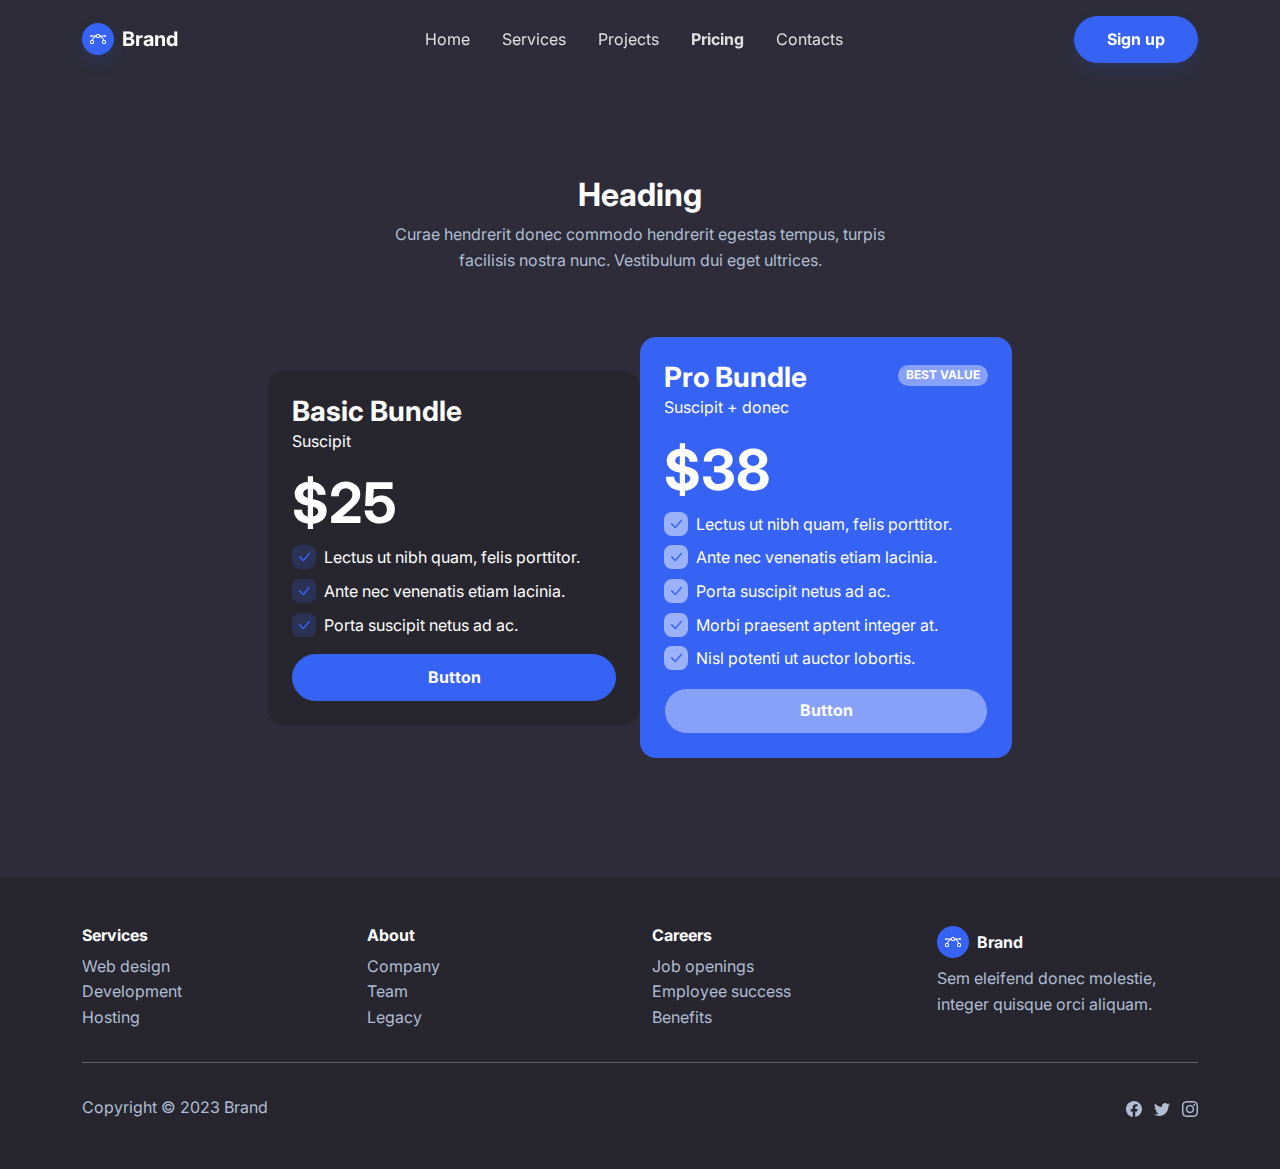
<file: The Bouquet/pricing.html>
<!DOCTYPE html>
<html lang="en">

<head>
    <meta charset="utf-8">
    <meta name="viewport" content="width=device-width, initial-scale=1.0, shrink-to-fit=no">
    <title>Pricing - Brand</title>
    <link rel="stylesheet" href="assets/bootstrap/css/bootstrap.min.css">
    <link rel="stylesheet" href="https://fonts.googleapis.com/css?family=Inter:300italic,400italic,600italic,700italic,800italic,400,300,600,700,800&amp;display=swap">
</head>

<body>
    <nav class="navbar navbar-dark navbar-expand-md sticky-top py-3" id="mainNav">
        <div class="container"><a class="navbar-brand d-flex align-items-center" href="/"><span class="bs-icon-sm bs-icon-circle bs-icon-primary shadow d-flex justify-content-center align-items-center me-2 bs-icon"><svg xmlns="http://www.w3.org/2000/svg" width="1em" height="1em" fill="currentColor" viewBox="0 0 16 16" class="bi bi-bezier">
                        <path fill-rule="evenodd" d="M0 10.5A1.5 1.5 0 0 1 1.5 9h1A1.5 1.5 0 0 1 4 10.5v1A1.5 1.5 0 0 1 2.5 13h-1A1.5 1.5 0 0 1 0 11.5v-1zm1.5-.5a.5.5 0 0 0-.5.5v1a.5.5 0 0 0 .5.5h1a.5.5 0 0 0 .5-.5v-1a.5.5 0 0 0-.5-.5h-1zm10.5.5A1.5 1.5 0 0 1 13.5 9h1a1.5 1.5 0 0 1 1.5 1.5v1a1.5 1.5 0 0 1-1.5 1.5h-1a1.5 1.5 0 0 1-1.5-1.5v-1zm1.5-.5a.5.5 0 0 0-.5.5v1a.5.5 0 0 0 .5.5h1a.5.5 0 0 0 .5-.5v-1a.5.5 0 0 0-.5-.5h-1zM6 4.5A1.5 1.5 0 0 1 7.5 3h1A1.5 1.5 0 0 1 10 4.5v1A1.5 1.5 0 0 1 8.5 7h-1A1.5 1.5 0 0 1 6 5.5v-1zM7.5 4a.5.5 0 0 0-.5.5v1a.5.5 0 0 0 .5.5h1a.5.5 0 0 0 .5-.5v-1a.5.5 0 0 0-.5-.5h-1z"></path>
                        <path d="M6 4.5H1.866a1 1 0 1 0 0 1h2.668A6.517 6.517 0 0 0 1.814 9H2.5c.123 0 .244.015.358.043a5.517 5.517 0 0 1 3.185-3.185A1.503 1.503 0 0 1 6 5.5v-1zm3.957 1.358A1.5 1.5 0 0 0 10 5.5v-1h4.134a1 1 0 1 1 0 1h-2.668a6.517 6.517 0 0 1 2.72 3.5H13.5c-.123 0-.243.015-.358.043a5.517 5.517 0 0 0-3.185-3.185z"></path>
                    </svg></span><span>Brand</span></a><button data-bs-toggle="collapse" class="navbar-toggler" data-bs-target="#navcol-1"><span class="visually-hidden">Toggle navigation</span><span class="navbar-toggler-icon"></span></button>
            <div class="collapse navbar-collapse" id="navcol-1">
                <ul class="navbar-nav mx-auto">
                    <li class="nav-item"><a class="nav-link" href="index.html">Home</a></li>
                    <li class="nav-item"><a class="nav-link" href="services.html">Services</a></li>
                    <li class="nav-item"><a class="nav-link" href="projects.html">Projects</a></li>
                    <li class="nav-item"><a class="nav-link active" href="pricing.html">Pricing</a></li>
                    <li class="nav-item"><a class="nav-link" href="contacts.html">Contacts</a></li>
                </ul><a class="btn btn-primary shadow" role="button" href="signup.html">Sign up</a>
            </div>
        </div>
    </nav>
    <section class="py-5">
        <div class="container py-5">
            <div class="row mb-5">
                <div class="col-md-8 col-xl-6 text-center mx-auto">
                    <h2 class="fw-bold">Heading</h2>
                    <p class="text-muted">Curae hendrerit donec commodo hendrerit egestas tempus, turpis facilisis nostra nunc. Vestibulum dui eget ultrices.</p>
                </div>
            </div>
            <div class="row g-0 row-cols-1 row-cols-md-2 row-cols-xl-3 d-flex align-items-md-center align-items-xl-center">
                <div class="col offset-xl-2 mb-4">
                    <div class="card bg-dark border-dark">
                        <div class="card-body p-4">
                            <div class="d-flex justify-content-between">
                                <div>
                                    <h3 class="fw-bold mb-0">Basic Bundle</h3>
                                    <p>Suscipit</p>
                                    <h4 class="display-4 fw-bold">$25</h4>
                                </div>
                            </div>
                            <div>
                                <ul class="list-unstyled">
                                    <li class="d-flex mb-2"><span class="bs-icon-xs bs-icon-rounded bs-icon-primary-light bs-icon bs-icon-xs me-2"><svg xmlns="http://www.w3.org/2000/svg" width="1em" height="1em" fill="currentColor" viewBox="0 0 16 16" class="bi bi-check-lg text-primary">
                                                <path d="M12.736 3.97a.733.733 0 0 1 1.047 0c.286.289.29.756.01 1.05L7.88 12.01a.733.733 0 0 1-1.065.02L3.217 8.384a.757.757 0 0 1 0-1.06.733.733 0 0 1 1.047 0l3.052 3.093 5.4-6.425a.247.247 0 0 1 .02-.022Z"></path>
                                            </svg></span><span>Lectus ut nibh quam, felis porttitor.</span></li>
                                    <li class="d-flex mb-2"><span class="bs-icon-xs bs-icon-rounded bs-icon-primary-light bs-icon bs-icon-xs me-2"><svg xmlns="http://www.w3.org/2000/svg" width="1em" height="1em" fill="currentColor" viewBox="0 0 16 16" class="bi bi-check-lg text-primary">
                                                <path d="M12.736 3.97a.733.733 0 0 1 1.047 0c.286.289.29.756.01 1.05L7.88 12.01a.733.733 0 0 1-1.065.02L3.217 8.384a.757.757 0 0 1 0-1.06.733.733 0 0 1 1.047 0l3.052 3.093 5.4-6.425a.247.247 0 0 1 .02-.022Z"></path>
                                            </svg></span><span>Ante nec venenatis etiam lacinia.</span></li>
                                    <li class="d-flex mb-2"><span class="bs-icon-xs bs-icon-rounded bs-icon-primary-light bs-icon bs-icon-xs me-2"><svg xmlns="http://www.w3.org/2000/svg" width="1em" height="1em" fill="currentColor" viewBox="0 0 16 16" class="bi bi-check-lg text-primary">
                                                <path d="M12.736 3.97a.733.733 0 0 1 1.047 0c.286.289.29.756.01 1.05L7.88 12.01a.733.733 0 0 1-1.065.02L3.217 8.384a.757.757 0 0 1 0-1.06.733.733 0 0 1 1.047 0l3.052 3.093 5.4-6.425a.247.247 0 0 1 .02-.022Z"></path>
                                            </svg></span><span>Porta suscipit netus ad ac.</span></li>
                                </ul>
                            </div><button class="btn btn-primary d-block w-100" type="button">Button</button>
                        </div>
                    </div>
                </div>
                <div class="col mb-4">
                    <div class="card text-white bg-primary">
                        <div class="card-body p-4">
                            <div class="d-flex justify-content-between">
                                <div>
                                    <h3 class="fw-bold text-white mb-0">Pro Bundle</h3>
                                    <p>Suscipit + donec</p>
                                    <h4 class="display-4 fw-bold text-white">$38</h4>
                                </div>
                                <div><span class="badge rounded-pill bg-primary text-uppercase bg-semi-white">Best Value</span></div>
                            </div>
                            <div>
                                <ul class="list-unstyled">
                                    <li class="d-flex mb-2"><span class="bs-icon-xs bs-icon-rounded bs-icon-semi-white bs-icon bs-icon-xs me-2"><svg xmlns="http://www.w3.org/2000/svg" width="1em" height="1em" fill="currentColor" viewBox="0 0 16 16" class="bi bi-check-lg text-primary">
                                                <path d="M12.736 3.97a.733.733 0 0 1 1.047 0c.286.289.29.756.01 1.05L7.88 12.01a.733.733 0 0 1-1.065.02L3.217 8.384a.757.757 0 0 1 0-1.06.733.733 0 0 1 1.047 0l3.052 3.093 5.4-6.425a.247.247 0 0 1 .02-.022Z"></path>
                                            </svg></span><span>Lectus ut nibh quam, felis porttitor.</span></li>
                                    <li class="d-flex mb-2"><span class="bs-icon-xs bs-icon-rounded bs-icon-semi-white bs-icon bs-icon-xs me-2"><svg xmlns="http://www.w3.org/2000/svg" width="1em" height="1em" fill="currentColor" viewBox="0 0 16 16" class="bi bi-check-lg text-primary">
                                                <path d="M12.736 3.97a.733.733 0 0 1 1.047 0c.286.289.29.756.01 1.05L7.88 12.01a.733.733 0 0 1-1.065.02L3.217 8.384a.757.757 0 0 1 0-1.06.733.733 0 0 1 1.047 0l3.052 3.093 5.4-6.425a.247.247 0 0 1 .02-.022Z"></path>
                                            </svg></span><span>Ante nec venenatis etiam lacinia.</span></li>
                                    <li class="d-flex mb-2"><span class="bs-icon-xs bs-icon-rounded bs-icon-semi-white bs-icon bs-icon-xs me-2"><svg xmlns="http://www.w3.org/2000/svg" width="1em" height="1em" fill="currentColor" viewBox="0 0 16 16" class="bi bi-check-lg text-primary">
                                                <path d="M12.736 3.97a.733.733 0 0 1 1.047 0c.286.289.29.756.01 1.05L7.88 12.01a.733.733 0 0 1-1.065.02L3.217 8.384a.757.757 0 0 1 0-1.06.733.733 0 0 1 1.047 0l3.052 3.093 5.4-6.425a.247.247 0 0 1 .02-.022Z"></path>
                                            </svg></span><span>Porta suscipit netus ad ac.</span></li>
                                    <li class="d-flex mb-2"><span class="bs-icon-xs bs-icon-rounded bs-icon-semi-white bs-icon bs-icon-xs me-2"><svg xmlns="http://www.w3.org/2000/svg" width="1em" height="1em" fill="currentColor" viewBox="0 0 16 16" class="bi bi-check-lg text-primary">
                                                <path d="M12.736 3.97a.733.733 0 0 1 1.047 0c.286.289.29.756.01 1.05L7.88 12.01a.733.733 0 0 1-1.065.02L3.217 8.384a.757.757 0 0 1 0-1.06.733.733 0 0 1 1.047 0l3.052 3.093 5.4-6.425a.247.247 0 0 1 .02-.022Z"></path>
                                            </svg></span><span>Morbi praesent aptent integer at.</span></li>
                                    <li class="d-flex mb-2"><span class="bs-icon-xs bs-icon-rounded bs-icon-semi-white bs-icon bs-icon-xs me-2"><svg xmlns="http://www.w3.org/2000/svg" width="1em" height="1em" fill="currentColor" viewBox="0 0 16 16" class="bi bi-check-lg text-primary">
                                                <path d="M12.736 3.97a.733.733 0 0 1 1.047 0c.286.289.29.756.01 1.05L7.88 12.01a.733.733 0 0 1-1.065.02L3.217 8.384a.757.757 0 0 1 0-1.06.733.733 0 0 1 1.047 0l3.052 3.093 5.4-6.425a.247.247 0 0 1 .02-.022Z"></path>
                                            </svg></span><span>Nisl potenti ut auctor lobortis.</span></li>
                                </ul>
                            </div><button class="btn btn-primary d-block w-100 bg-semi-white" type="button">Button</button>
                        </div>
                    </div>
                </div>
            </div>
        </div>
    </section>
    <footer class="bg-dark">
        <div class="container py-4 py-lg-5">
            <div class="row justify-content-center">
                <div class="col-sm-4 col-md-3 text-center text-lg-start d-flex flex-column">
                    <h3 class="fs-6 fw-bold">Services</h3>
                    <ul class="list-unstyled">
                        <li><a href="#">Web design</a></li>
                        <li><a href="#">Development</a></li>
                        <li><a href="#">Hosting</a></li>
                    </ul>
                </div>
                <div class="col-sm-4 col-md-3 text-center text-lg-start d-flex flex-column">
                    <h3 class="fs-6 fw-bold">About</h3>
                    <ul class="list-unstyled">
                        <li><a href="#">Company</a></li>
                        <li><a href="#">Team</a></li>
                        <li><a href="#">Legacy</a></li>
                    </ul>
                </div>
                <div class="col-sm-4 col-md-3 text-center text-lg-start d-flex flex-column">
                    <h3 class="fs-6 fw-bold">Careers</h3>
                    <ul class="list-unstyled">
                        <li><a href="#">Job openings</a></li>
                        <li><a href="#">Employee success</a></li>
                        <li><a href="#">Benefits</a></li>
                    </ul>
                </div>
                <div class="col-lg-3 text-center text-lg-start d-flex flex-column align-items-center order-first align-items-lg-start order-lg-last">
                    <div class="fw-bold d-flex align-items-center mb-2"><span class="bs-icon-sm bs-icon-circle bs-icon-primary d-flex justify-content-center align-items-center bs-icon me-2"><svg xmlns="http://www.w3.org/2000/svg" width="1em" height="1em" fill="currentColor" viewBox="0 0 16 16" class="bi bi-bezier">
                                <path fill-rule="evenodd" d="M0 10.5A1.5 1.5 0 0 1 1.5 9h1A1.5 1.5 0 0 1 4 10.5v1A1.5 1.5 0 0 1 2.5 13h-1A1.5 1.5 0 0 1 0 11.5v-1zm1.5-.5a.5.5 0 0 0-.5.5v1a.5.5 0 0 0 .5.5h1a.5.5 0 0 0 .5-.5v-1a.5.5 0 0 0-.5-.5h-1zm10.5.5A1.5 1.5 0 0 1 13.5 9h1a1.5 1.5 0 0 1 1.5 1.5v1a1.5 1.5 0 0 1-1.5 1.5h-1a1.5 1.5 0 0 1-1.5-1.5v-1zm1.5-.5a.5.5 0 0 0-.5.5v1a.5.5 0 0 0 .5.5h1a.5.5 0 0 0 .5-.5v-1a.5.5 0 0 0-.5-.5h-1zM6 4.5A1.5 1.5 0 0 1 7.5 3h1A1.5 1.5 0 0 1 10 4.5v1A1.5 1.5 0 0 1 8.5 7h-1A1.5 1.5 0 0 1 6 5.5v-1zM7.5 4a.5.5 0 0 0-.5.5v1a.5.5 0 0 0 .5.5h1a.5.5 0 0 0 .5-.5v-1a.5.5 0 0 0-.5-.5h-1z"></path>
                                <path d="M6 4.5H1.866a1 1 0 1 0 0 1h2.668A6.517 6.517 0 0 0 1.814 9H2.5c.123 0 .244.015.358.043a5.517 5.517 0 0 1 3.185-3.185A1.503 1.503 0 0 1 6 5.5v-1zm3.957 1.358A1.5 1.5 0 0 0 10 5.5v-1h4.134a1 1 0 1 1 0 1h-2.668a6.517 6.517 0 0 1 2.72 3.5H13.5c-.123 0-.243.015-.358.043a5.517 5.517 0 0 0-3.185-3.185z"></path>
                            </svg></span><span>Brand</span></div>
                    <p class="text-muted">Sem eleifend donec molestie, integer quisque orci aliquam.</p>
                </div>
            </div>
            <hr>
            <div class="text-muted d-flex justify-content-between align-items-center pt-3">
                <p class="mb-0">Copyright © 2023 Brand</p>
                <ul class="list-inline mb-0">
                    <li class="list-inline-item"><svg xmlns="http://www.w3.org/2000/svg" width="1em" height="1em" fill="currentColor" viewBox="0 0 16 16" class="bi bi-facebook">
                            <path d="M16 8.049c0-4.446-3.582-8.05-8-8.05C3.58 0-.002 3.603-.002 8.05c0 4.017 2.926 7.347 6.75 7.951v-5.625h-2.03V8.05H6.75V6.275c0-2.017 1.195-3.131 3.022-3.131.876 0 1.791.157 1.791.157v1.98h-1.009c-.993 0-1.303.621-1.303 1.258v1.51h2.218l-.354 2.326H9.25V16c3.824-.604 6.75-3.934 6.75-7.951z"></path>
                        </svg></li>
                    <li class="list-inline-item"><svg xmlns="http://www.w3.org/2000/svg" width="1em" height="1em" fill="currentColor" viewBox="0 0 16 16" class="bi bi-twitter">
                            <path d="M5.026 15c6.038 0 9.341-5.003 9.341-9.334 0-.14 0-.282-.006-.422A6.685 6.685 0 0 0 16 3.542a6.658 6.658 0 0 1-1.889.518 3.301 3.301 0 0 0 1.447-1.817 6.533 6.533 0 0 1-2.087.793A3.286 3.286 0 0 0 7.875 6.03a9.325 9.325 0 0 1-6.767-3.429 3.289 3.289 0 0 0 1.018 4.382A3.323 3.323 0 0 1 .64 6.575v.045a3.288 3.288 0 0 0 2.632 3.218 3.203 3.203 0 0 1-.865.115 3.23 3.23 0 0 1-.614-.057 3.283 3.283 0 0 0 3.067 2.277A6.588 6.588 0 0 1 .78 13.58a6.32 6.32 0 0 1-.78-.045A9.344 9.344 0 0 0 5.026 15z"></path>
                        </svg></li>
                    <li class="list-inline-item"><svg xmlns="http://www.w3.org/2000/svg" width="1em" height="1em" fill="currentColor" viewBox="0 0 16 16" class="bi bi-instagram">
                            <path d="M8 0C5.829 0 5.556.01 4.703.048 3.85.088 3.269.222 2.76.42a3.917 3.917 0 0 0-1.417.923A3.927 3.927 0 0 0 .42 2.76C.222 3.268.087 3.85.048 4.7.01 5.555 0 5.827 0 8.001c0 2.172.01 2.444.048 3.297.04.852.174 1.433.372 1.942.205.526.478.972.923 1.417.444.445.89.719 1.416.923.51.198 1.09.333 1.942.372C5.555 15.99 5.827 16 8 16s2.444-.01 3.298-.048c.851-.04 1.434-.174 1.943-.372a3.916 3.916 0 0 0 1.416-.923c.445-.445.718-.891.923-1.417.197-.509.332-1.09.372-1.942C15.99 10.445 16 10.173 16 8s-.01-2.445-.048-3.299c-.04-.851-.175-1.433-.372-1.941a3.926 3.926 0 0 0-.923-1.417A3.911 3.911 0 0 0 13.24.42c-.51-.198-1.092-.333-1.943-.372C10.443.01 10.172 0 7.998 0h.003zm-.717 1.442h.718c2.136 0 2.389.007 3.232.046.78.035 1.204.166 1.486.275.373.145.64.319.92.599.28.28.453.546.598.92.11.281.24.705.275 1.485.039.843.047 1.096.047 3.231s-.008 2.389-.047 3.232c-.035.78-.166 1.203-.275 1.485a2.47 2.47 0 0 1-.599.919c-.28.28-.546.453-.92.598-.28.11-.704.24-1.485.276-.843.038-1.096.047-3.232.047s-2.39-.009-3.233-.047c-.78-.036-1.203-.166-1.485-.276a2.478 2.478 0 0 1-.92-.598 2.48 2.48 0 0 1-.6-.92c-.109-.281-.24-.705-.275-1.485-.038-.843-.046-1.096-.046-3.233 0-2.136.008-2.388.046-3.231.036-.78.166-1.204.276-1.486.145-.373.319-.64.599-.92.28-.28.546-.453.92-.598.282-.11.705-.24 1.485-.276.738-.034 1.024-.044 2.515-.045v.002zm4.988 1.328a.96.96 0 1 0 0 1.92.96.96 0 0 0 0-1.92zm-4.27 1.122a4.109 4.109 0 1 0 0 8.217 4.109 4.109 0 0 0 0-8.217zm0 1.441a2.667 2.667 0 1 1 0 5.334 2.667 2.667 0 0 1 0-5.334z"></path>
                        </svg></li>
                </ul>
            </div>
        </div>
    </footer>
    <script src="assets/bootstrap/js/bootstrap.min.js"></script>
    <script src="assets/js/bold-and-dark.js"></script>
</body>

</html>
</file>
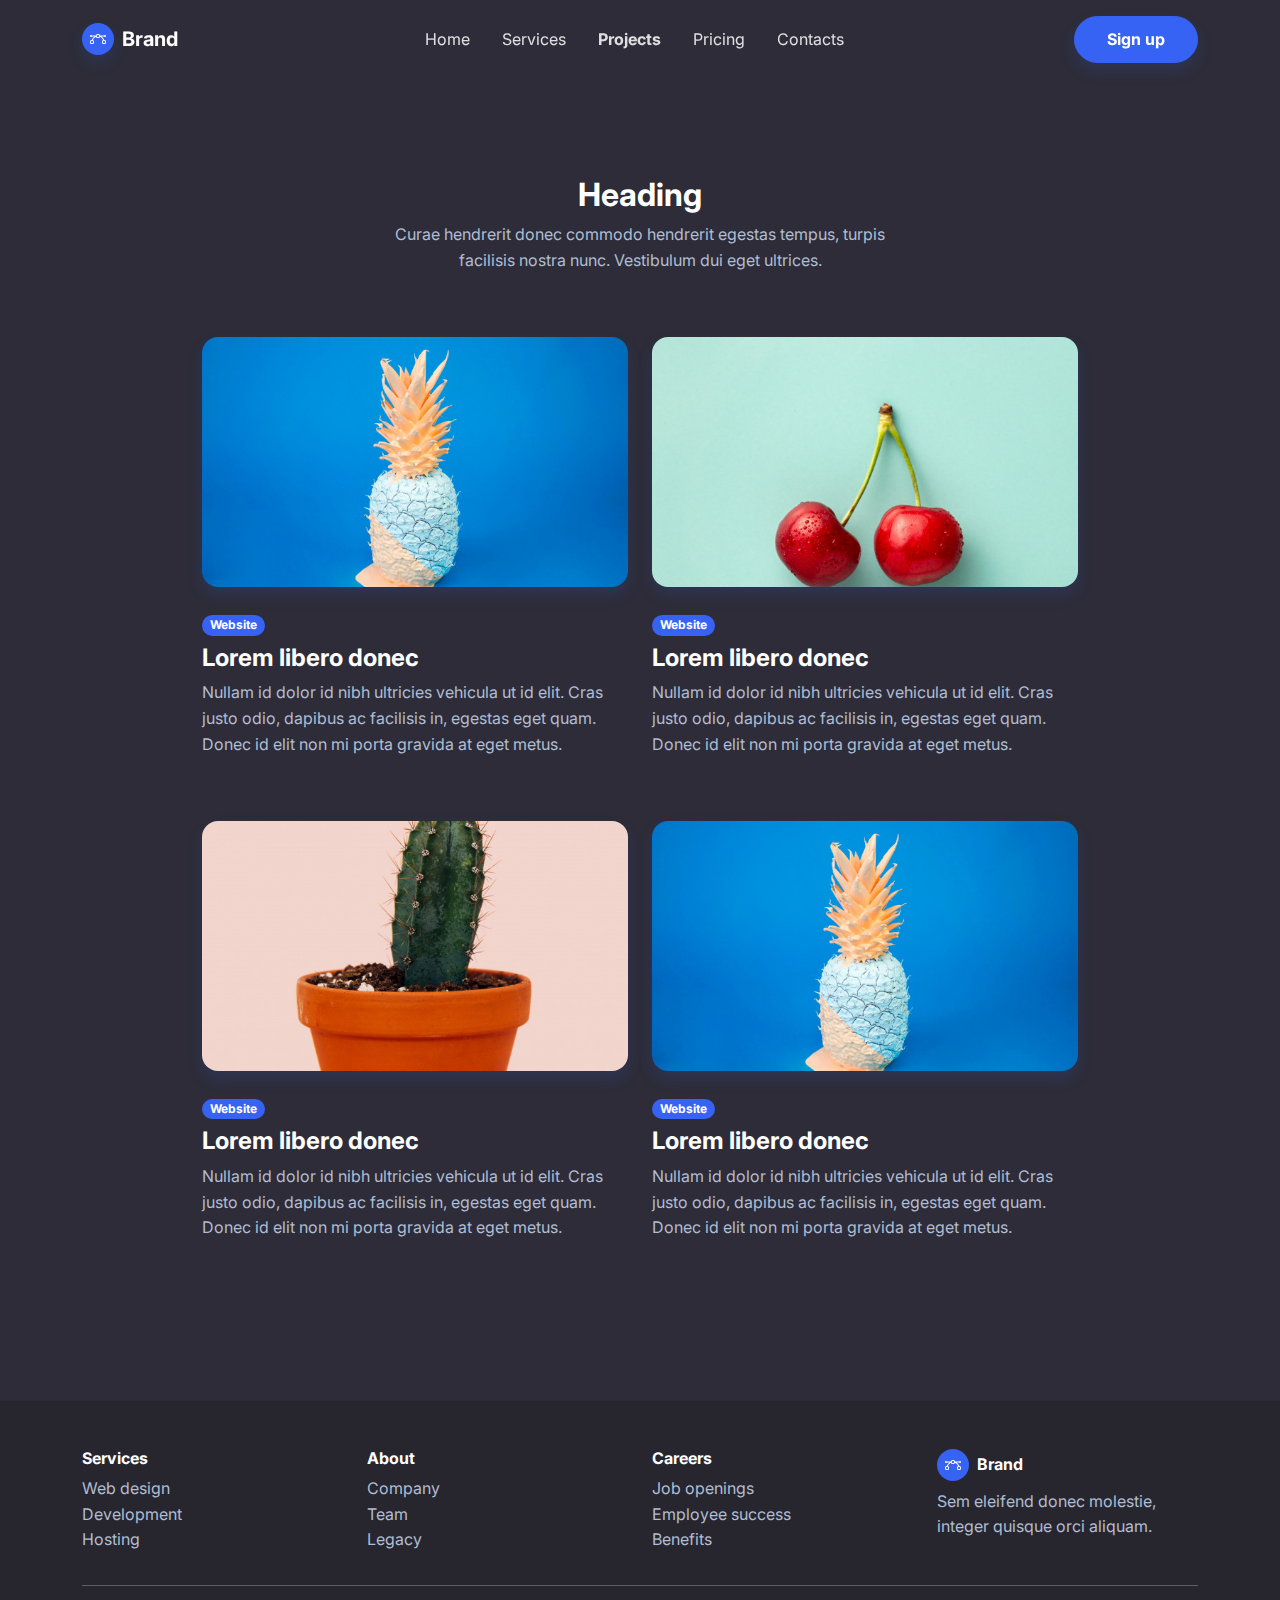
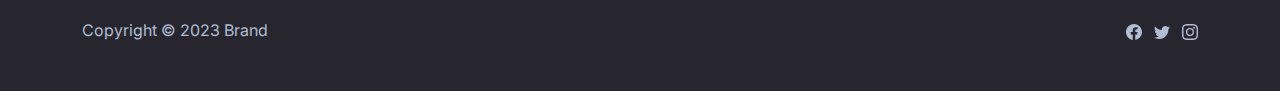
<file: The Bouquet/projects.html>
<!DOCTYPE html>
<html lang="en">

<head>
    <meta charset="utf-8">
    <meta name="viewport" content="width=device-width, initial-scale=1.0, shrink-to-fit=no">
    <title>Projects - Brand</title>
    <link rel="stylesheet" href="assets/bootstrap/css/bootstrap.min.css">
    <link rel="stylesheet" href="https://fonts.googleapis.com/css?family=Inter:300italic,400italic,600italic,700italic,800italic,400,300,600,700,800&amp;display=swap">
</head>

<body>
    <nav class="navbar navbar-dark navbar-expand-md sticky-top py-3" id="mainNav">
        <div class="container"><a class="navbar-brand d-flex align-items-center" href="/"><span class="bs-icon-sm bs-icon-circle bs-icon-primary shadow d-flex justify-content-center align-items-center me-2 bs-icon"><svg xmlns="http://www.w3.org/2000/svg" width="1em" height="1em" fill="currentColor" viewBox="0 0 16 16" class="bi bi-bezier">
                        <path fill-rule="evenodd" d="M0 10.5A1.5 1.5 0 0 1 1.5 9h1A1.5 1.5 0 0 1 4 10.5v1A1.5 1.5 0 0 1 2.5 13h-1A1.5 1.5 0 0 1 0 11.5v-1zm1.5-.5a.5.5 0 0 0-.5.5v1a.5.5 0 0 0 .5.5h1a.5.5 0 0 0 .5-.5v-1a.5.5 0 0 0-.5-.5h-1zm10.5.5A1.5 1.5 0 0 1 13.5 9h1a1.5 1.5 0 0 1 1.5 1.5v1a1.5 1.5 0 0 1-1.5 1.5h-1a1.5 1.5 0 0 1-1.5-1.5v-1zm1.5-.5a.5.5 0 0 0-.5.5v1a.5.5 0 0 0 .5.5h1a.5.5 0 0 0 .5-.5v-1a.5.5 0 0 0-.5-.5h-1zM6 4.5A1.5 1.5 0 0 1 7.5 3h1A1.5 1.5 0 0 1 10 4.5v1A1.5 1.5 0 0 1 8.5 7h-1A1.5 1.5 0 0 1 6 5.5v-1zM7.5 4a.5.5 0 0 0-.5.5v1a.5.5 0 0 0 .5.5h1a.5.5 0 0 0 .5-.5v-1a.5.5 0 0 0-.5-.5h-1z"></path>
                        <path d="M6 4.5H1.866a1 1 0 1 0 0 1h2.668A6.517 6.517 0 0 0 1.814 9H2.5c.123 0 .244.015.358.043a5.517 5.517 0 0 1 3.185-3.185A1.503 1.503 0 0 1 6 5.5v-1zm3.957 1.358A1.5 1.5 0 0 0 10 5.5v-1h4.134a1 1 0 1 1 0 1h-2.668a6.517 6.517 0 0 1 2.72 3.5H13.5c-.123 0-.243.015-.358.043a5.517 5.517 0 0 0-3.185-3.185z"></path>
                    </svg></span><span>Brand</span></a><button data-bs-toggle="collapse" class="navbar-toggler" data-bs-target="#navcol-1"><span class="visually-hidden">Toggle navigation</span><span class="navbar-toggler-icon"></span></button>
            <div class="collapse navbar-collapse" id="navcol-1">
                <ul class="navbar-nav mx-auto">
                    <li class="nav-item"><a class="nav-link" href="index.html">Home</a></li>
                    <li class="nav-item"><a class="nav-link" href="services.html">Services</a></li>
                    <li class="nav-item"><a class="nav-link active" href="projects.html">Projects</a></li>
                    <li class="nav-item"><a class="nav-link" href="pricing.html">Pricing</a></li>
                    <li class="nav-item"><a class="nav-link" href="contacts.html">Contacts</a></li>
                </ul><a class="btn btn-primary shadow" role="button" href="signup.html">Sign up</a>
            </div>
        </div>
    </nav>
    <section class="py-5">
        <div class="container py-5">
            <div class="row mb-5">
                <div class="col-md-8 col-xl-6 text-center mx-auto">
                    <h2 class="fw-bold">Heading</h2>
                    <p class="text-muted">Curae hendrerit donec commodo hendrerit egestas tempus, turpis facilisis nostra nunc. Vestibulum dui eget ultrices.</p>
                </div>
            </div>
            <div class="row row-cols-1 row-cols-md-2 mx-auto" style="max-width: 900px;">
                <div class="col mb-4">
                    <div><a href="#"><img class="rounded img-fluid shadow w-100 fit-cover" src="assets/img/products/1.jpg" style="height: 250px;"></a>
                        <div class="py-4"><span class="badge bg-primary mb-2">Website</span>
                            <h4 class="fw-bold">Lorem libero donec</h4>
                            <p class="text-muted">Nullam id dolor id nibh ultricies vehicula ut id elit. Cras justo odio, dapibus ac facilisis in, egestas eget quam. Donec id elit non mi porta gravida at eget metus.</p>
                        </div>
                    </div>
                </div>
                <div class="col mb-4">
                    <div><a href="#"><img class="rounded img-fluid shadow w-100 fit-cover" src="assets/img/products/2.jpg" style="height: 250px;"></a>
                        <div class="py-4"><span class="badge bg-primary mb-2">Website</span>
                            <h4 class="fw-bold">Lorem libero donec</h4>
                            <p class="text-muted">Nullam id dolor id nibh ultricies vehicula ut id elit. Cras justo odio, dapibus ac facilisis in, egestas eget quam. Donec id elit non mi porta gravida at eget metus.</p>
                        </div>
                    </div>
                </div>
                <div class="col mb-4">
                    <div><a href="#"><img class="rounded img-fluid shadow w-100 fit-cover" src="assets/img/products/3.jpg" style="height: 250px;"></a>
                        <div class="py-4"><span class="badge bg-primary mb-2">Website</span>
                            <h4 class="fw-bold">Lorem libero donec</h4>
                            <p class="text-muted">Nullam id dolor id nibh ultricies vehicula ut id elit. Cras justo odio, dapibus ac facilisis in, egestas eget quam. Donec id elit non mi porta gravida at eget metus.</p>
                        </div>
                    </div>
                </div>
                <div class="col mb-4">
                    <div><a href="#"><img class="rounded img-fluid shadow w-100 fit-cover" src="assets/img/products/1.jpg" style="height: 250px;"></a>
                        <div class="py-4"><span class="badge bg-primary mb-2">Website</span>
                            <h4 class="fw-bold">Lorem libero donec</h4>
                            <p class="text-muted">Nullam id dolor id nibh ultricies vehicula ut id elit. Cras justo odio, dapibus ac facilisis in, egestas eget quam. Donec id elit non mi porta gravida at eget metus.</p>
                        </div>
                    </div>
                </div>
            </div>
        </div>
    </section>
    <footer class="bg-dark">
        <div class="container py-4 py-lg-5">
            <div class="row justify-content-center">
                <div class="col-sm-4 col-md-3 text-center text-lg-start d-flex flex-column">
                    <h3 class="fs-6 fw-bold">Services</h3>
                    <ul class="list-unstyled">
                        <li><a href="#">Web design</a></li>
                        <li><a href="#">Development</a></li>
                        <li><a href="#">Hosting</a></li>
                    </ul>
                </div>
                <div class="col-sm-4 col-md-3 text-center text-lg-start d-flex flex-column">
                    <h3 class="fs-6 fw-bold">About</h3>
                    <ul class="list-unstyled">
                        <li><a href="#">Company</a></li>
                        <li><a href="#">Team</a></li>
                        <li><a href="#">Legacy</a></li>
                    </ul>
                </div>
                <div class="col-sm-4 col-md-3 text-center text-lg-start d-flex flex-column">
                    <h3 class="fs-6 fw-bold">Careers</h3>
                    <ul class="list-unstyled">
                        <li><a href="#">Job openings</a></li>
                        <li><a href="#">Employee success</a></li>
                        <li><a href="#">Benefits</a></li>
                    </ul>
                </div>
                <div class="col-lg-3 text-center text-lg-start d-flex flex-column align-items-center order-first align-items-lg-start order-lg-last">
                    <div class="fw-bold d-flex align-items-center mb-2"><span class="bs-icon-sm bs-icon-circle bs-icon-primary d-flex justify-content-center align-items-center bs-icon me-2"><svg xmlns="http://www.w3.org/2000/svg" width="1em" height="1em" fill="currentColor" viewBox="0 0 16 16" class="bi bi-bezier">
                                <path fill-rule="evenodd" d="M0 10.5A1.5 1.5 0 0 1 1.5 9h1A1.5 1.5 0 0 1 4 10.5v1A1.5 1.5 0 0 1 2.5 13h-1A1.5 1.5 0 0 1 0 11.5v-1zm1.5-.5a.5.5 0 0 0-.5.5v1a.5.5 0 0 0 .5.5h1a.5.5 0 0 0 .5-.5v-1a.5.5 0 0 0-.5-.5h-1zm10.5.5A1.5 1.5 0 0 1 13.5 9h1a1.5 1.5 0 0 1 1.5 1.5v1a1.5 1.5 0 0 1-1.5 1.5h-1a1.5 1.5 0 0 1-1.5-1.5v-1zm1.5-.5a.5.5 0 0 0-.5.5v1a.5.5 0 0 0 .5.5h1a.5.5 0 0 0 .5-.5v-1a.5.5 0 0 0-.5-.5h-1zM6 4.5A1.5 1.5 0 0 1 7.5 3h1A1.5 1.5 0 0 1 10 4.5v1A1.5 1.5 0 0 1 8.5 7h-1A1.5 1.5 0 0 1 6 5.5v-1zM7.5 4a.5.5 0 0 0-.5.5v1a.5.5 0 0 0 .5.5h1a.5.5 0 0 0 .5-.5v-1a.5.5 0 0 0-.5-.5h-1z"></path>
                                <path d="M6 4.5H1.866a1 1 0 1 0 0 1h2.668A6.517 6.517 0 0 0 1.814 9H2.5c.123 0 .244.015.358.043a5.517 5.517 0 0 1 3.185-3.185A1.503 1.503 0 0 1 6 5.5v-1zm3.957 1.358A1.5 1.5 0 0 0 10 5.5v-1h4.134a1 1 0 1 1 0 1h-2.668a6.517 6.517 0 0 1 2.72 3.5H13.5c-.123 0-.243.015-.358.043a5.517 5.517 0 0 0-3.185-3.185z"></path>
                            </svg></span><span>Brand</span></div>
                    <p class="text-muted">Sem eleifend donec molestie, integer quisque orci aliquam.</p>
                </div>
            </div>
            <hr>
            <div class="text-muted d-flex justify-content-between align-items-center pt-3">
                <p class="mb-0">Copyright © 2023 Brand</p>
                <ul class="list-inline mb-0">
                    <li class="list-inline-item"><svg xmlns="http://www.w3.org/2000/svg" width="1em" height="1em" fill="currentColor" viewBox="0 0 16 16" class="bi bi-facebook">
                            <path d="M16 8.049c0-4.446-3.582-8.05-8-8.05C3.58 0-.002 3.603-.002 8.05c0 4.017 2.926 7.347 6.75 7.951v-5.625h-2.03V8.05H6.75V6.275c0-2.017 1.195-3.131 3.022-3.131.876 0 1.791.157 1.791.157v1.98h-1.009c-.993 0-1.303.621-1.303 1.258v1.51h2.218l-.354 2.326H9.25V16c3.824-.604 6.75-3.934 6.75-7.951z"></path>
                        </svg></li>
                    <li class="list-inline-item"><svg xmlns="http://www.w3.org/2000/svg" width="1em" height="1em" fill="currentColor" viewBox="0 0 16 16" class="bi bi-twitter">
                            <path d="M5.026 15c6.038 0 9.341-5.003 9.341-9.334 0-.14 0-.282-.006-.422A6.685 6.685 0 0 0 16 3.542a6.658 6.658 0 0 1-1.889.518 3.301 3.301 0 0 0 1.447-1.817 6.533 6.533 0 0 1-2.087.793A3.286 3.286 0 0 0 7.875 6.03a9.325 9.325 0 0 1-6.767-3.429 3.289 3.289 0 0 0 1.018 4.382A3.323 3.323 0 0 1 .64 6.575v.045a3.288 3.288 0 0 0 2.632 3.218 3.203 3.203 0 0 1-.865.115 3.23 3.23 0 0 1-.614-.057 3.283 3.283 0 0 0 3.067 2.277A6.588 6.588 0 0 1 .78 13.58a6.32 6.32 0 0 1-.78-.045A9.344 9.344 0 0 0 5.026 15z"></path>
                        </svg></li>
                    <li class="list-inline-item"><svg xmlns="http://www.w3.org/2000/svg" width="1em" height="1em" fill="currentColor" viewBox="0 0 16 16" class="bi bi-instagram">
                            <path d="M8 0C5.829 0 5.556.01 4.703.048 3.85.088 3.269.222 2.76.42a3.917 3.917 0 0 0-1.417.923A3.927 3.927 0 0 0 .42 2.76C.222 3.268.087 3.85.048 4.7.01 5.555 0 5.827 0 8.001c0 2.172.01 2.444.048 3.297.04.852.174 1.433.372 1.942.205.526.478.972.923 1.417.444.445.89.719 1.416.923.51.198 1.09.333 1.942.372C5.555 15.99 5.827 16 8 16s2.444-.01 3.298-.048c.851-.04 1.434-.174 1.943-.372a3.916 3.916 0 0 0 1.416-.923c.445-.445.718-.891.923-1.417.197-.509.332-1.09.372-1.942C15.99 10.445 16 10.173 16 8s-.01-2.445-.048-3.299c-.04-.851-.175-1.433-.372-1.941a3.926 3.926 0 0 0-.923-1.417A3.911 3.911 0 0 0 13.24.42c-.51-.198-1.092-.333-1.943-.372C10.443.01 10.172 0 7.998 0h.003zm-.717 1.442h.718c2.136 0 2.389.007 3.232.046.78.035 1.204.166 1.486.275.373.145.64.319.92.599.28.28.453.546.598.92.11.281.24.705.275 1.485.039.843.047 1.096.047 3.231s-.008 2.389-.047 3.232c-.035.78-.166 1.203-.275 1.485a2.47 2.47 0 0 1-.599.919c-.28.28-.546.453-.92.598-.28.11-.704.24-1.485.276-.843.038-1.096.047-3.232.047s-2.39-.009-3.233-.047c-.78-.036-1.203-.166-1.485-.276a2.478 2.478 0 0 1-.92-.598 2.48 2.48 0 0 1-.6-.92c-.109-.281-.24-.705-.275-1.485-.038-.843-.046-1.096-.046-3.233 0-2.136.008-2.388.046-3.231.036-.78.166-1.204.276-1.486.145-.373.319-.64.599-.92.28-.28.546-.453.92-.598.282-.11.705-.24 1.485-.276.738-.034 1.024-.044 2.515-.045v.002zm4.988 1.328a.96.96 0 1 0 0 1.92.96.96 0 0 0 0-1.92zm-4.27 1.122a4.109 4.109 0 1 0 0 8.217 4.109 4.109 0 0 0 0-8.217zm0 1.441a2.667 2.667 0 1 1 0 5.334 2.667 2.667 0 0 1 0-5.334z"></path>
                        </svg></li>
                </ul>
            </div>
        </div>
    </footer>
    <script src="assets/bootstrap/js/bootstrap.min.js"></script>
    <script src="assets/js/bold-and-dark.js"></script>
</body>

</html>
</file>
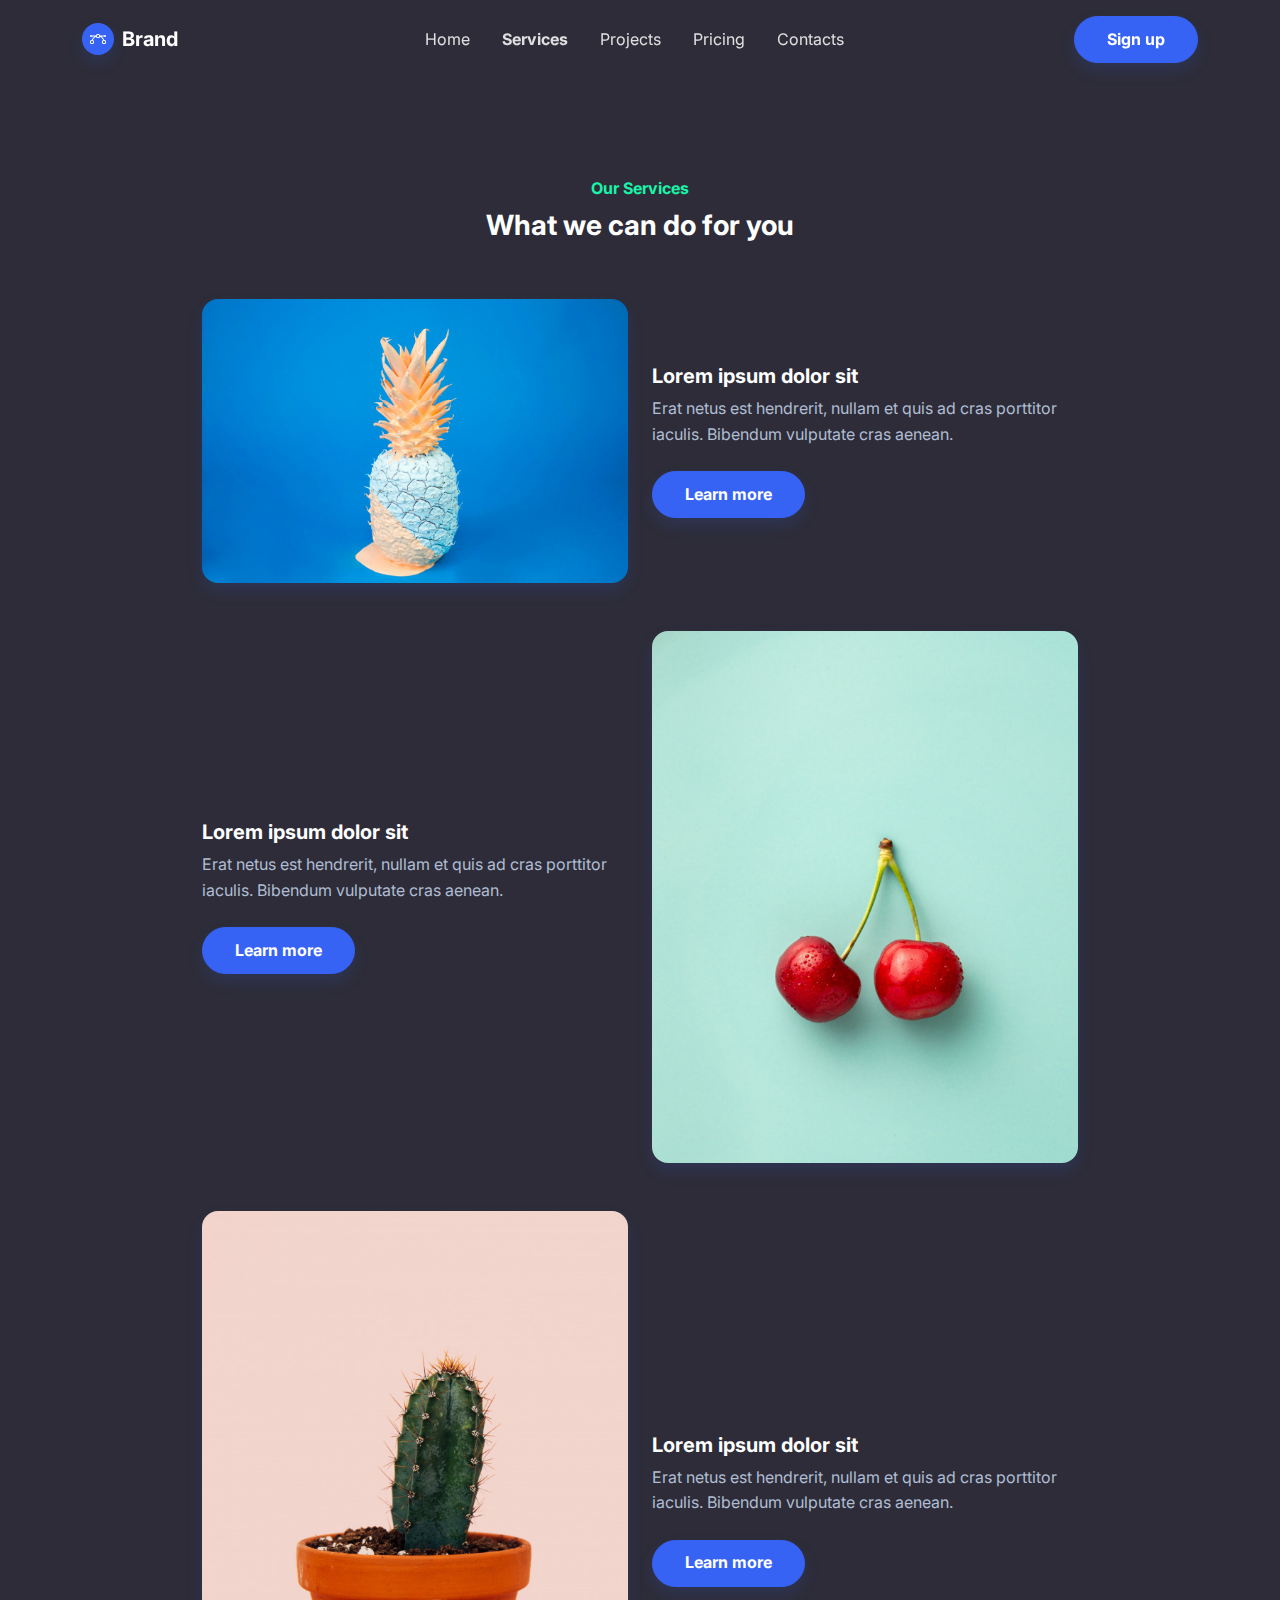
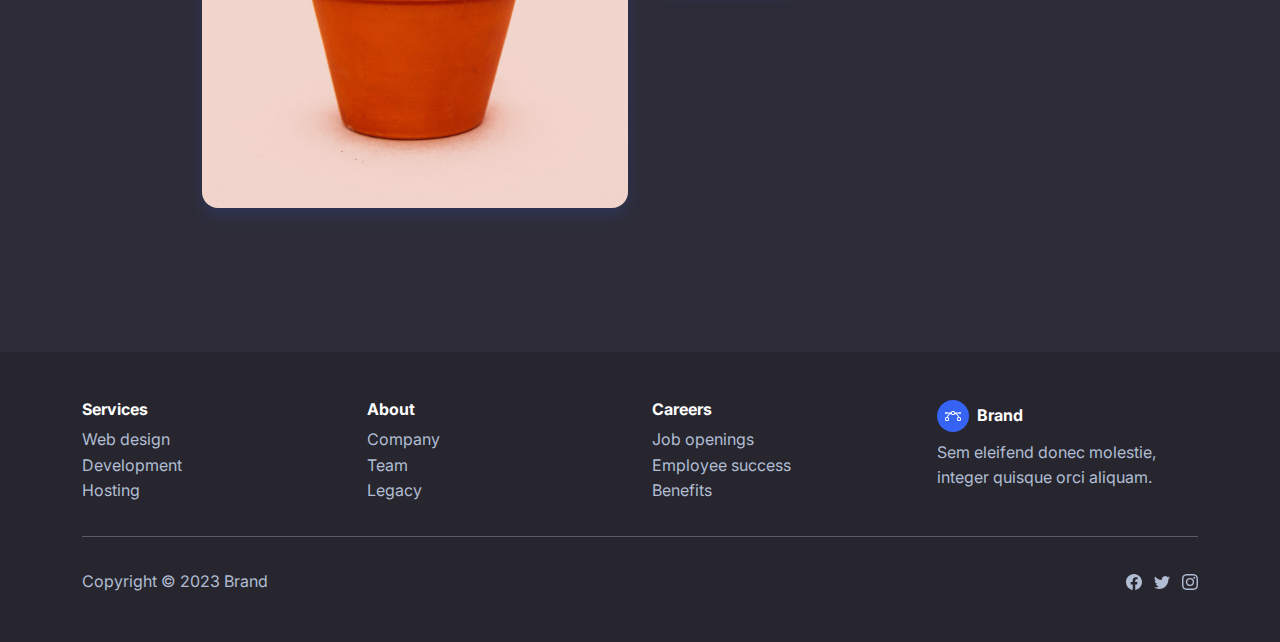
<file: The Bouquet/services.html>
<!DOCTYPE html>
<html lang="en">

<head>
    <meta charset="utf-8">
    <meta name="viewport" content="width=device-width, initial-scale=1.0, shrink-to-fit=no">
    <title>Services - Brand</title>
    <link rel="stylesheet" href="assets/bootstrap/css/bootstrap.min.css">
    <link rel="stylesheet" href="https://fonts.googleapis.com/css?family=Inter:300italic,400italic,600italic,700italic,800italic,400,300,600,700,800&amp;display=swap">
</head>

<body>
    <nav class="navbar navbar-dark navbar-expand-md sticky-top py-3" id="mainNav">
        <div class="container"><a class="navbar-brand d-flex align-items-center" href="/"><span class="bs-icon-sm bs-icon-circle bs-icon-primary shadow d-flex justify-content-center align-items-center me-2 bs-icon"><svg xmlns="http://www.w3.org/2000/svg" width="1em" height="1em" fill="currentColor" viewBox="0 0 16 16" class="bi bi-bezier">
                        <path fill-rule="evenodd" d="M0 10.5A1.5 1.5 0 0 1 1.5 9h1A1.5 1.5 0 0 1 4 10.5v1A1.5 1.5 0 0 1 2.5 13h-1A1.5 1.5 0 0 1 0 11.5v-1zm1.5-.5a.5.5 0 0 0-.5.5v1a.5.5 0 0 0 .5.5h1a.5.5 0 0 0 .5-.5v-1a.5.5 0 0 0-.5-.5h-1zm10.5.5A1.5 1.5 0 0 1 13.5 9h1a1.5 1.5 0 0 1 1.5 1.5v1a1.5 1.5 0 0 1-1.5 1.5h-1a1.5 1.5 0 0 1-1.5-1.5v-1zm1.5-.5a.5.5 0 0 0-.5.5v1a.5.5 0 0 0 .5.5h1a.5.5 0 0 0 .5-.5v-1a.5.5 0 0 0-.5-.5h-1zM6 4.5A1.5 1.5 0 0 1 7.5 3h1A1.5 1.5 0 0 1 10 4.5v1A1.5 1.5 0 0 1 8.5 7h-1A1.5 1.5 0 0 1 6 5.5v-1zM7.5 4a.5.5 0 0 0-.5.5v1a.5.5 0 0 0 .5.5h1a.5.5 0 0 0 .5-.5v-1a.5.5 0 0 0-.5-.5h-1z"></path>
                        <path d="M6 4.5H1.866a1 1 0 1 0 0 1h2.668A6.517 6.517 0 0 0 1.814 9H2.5c.123 0 .244.015.358.043a5.517 5.517 0 0 1 3.185-3.185A1.503 1.503 0 0 1 6 5.5v-1zm3.957 1.358A1.5 1.5 0 0 0 10 5.5v-1h4.134a1 1 0 1 1 0 1h-2.668a6.517 6.517 0 0 1 2.72 3.5H13.5c-.123 0-.243.015-.358.043a5.517 5.517 0 0 0-3.185-3.185z"></path>
                    </svg></span><span>Brand</span></a><button data-bs-toggle="collapse" class="navbar-toggler" data-bs-target="#navcol-1"><span class="visually-hidden">Toggle navigation</span><span class="navbar-toggler-icon"></span></button>
            <div class="collapse navbar-collapse" id="navcol-1">
                <ul class="navbar-nav mx-auto">
                    <li class="nav-item"><a class="nav-link" href="index.html">Home</a></li>
                    <li class="nav-item"><a class="nav-link active" href="services.html">Services</a></li>
                    <li class="nav-item"><a class="nav-link" href="projects.html">Projects</a></li>
                    <li class="nav-item"><a class="nav-link" href="pricing.html">Pricing</a></li>
                    <li class="nav-item"><a class="nav-link" href="contacts.html">Contacts</a></li>
                </ul><a class="btn btn-primary shadow" role="button" href="signup.html">Sign up</a>
            </div>
        </div>
    </nav>
    <section class="py-5">
        <div class="container py-5">
            <div class="row mb-4 mb-lg-5">
                <div class="col-md-8 col-xl-6 text-center mx-auto">
                    <p class="fw-bold text-success mb-2">Our Services</p>
                    <h3 class="fw-bold">What we can do for you</h3>
                </div>
            </div>
            <div class="row row-cols-1 row-cols-md-2 mx-auto" style="max-width: 900px;">
                <div class="col mb-5"><img class="rounded img-fluid shadow" src="assets/img/products/1.jpg"></div>
                <div class="col d-md-flex align-items-md-end align-items-lg-center mb-5">
                    <div>
                        <h5 class="fw-bold">Lorem ipsum dolor sit&nbsp;</h5>
                        <p class="text-muted mb-4">Erat netus est hendrerit, nullam et quis ad cras porttitor iaculis. Bibendum vulputate cras aenean.</p><button class="btn btn-primary shadow" type="button">Learn more</button>
                    </div>
                </div>
            </div>
            <div class="row row-cols-1 row-cols-md-2 mx-auto" style="max-width: 900px;">
                <div class="col order-md-last mb-5"><img class="rounded img-fluid shadow" src="assets/img/products/2.jpg"></div>
                <div class="col d-md-flex align-items-md-end align-items-lg-center mb-5">
                    <div>
                        <h5 class="fw-bold">Lorem ipsum dolor sit&nbsp;</h5>
                        <p class="text-muted mb-4">Erat netus est hendrerit, nullam et quis ad cras porttitor iaculis. Bibendum vulputate cras aenean.</p><button class="btn btn-primary shadow" type="button">Learn more</button>
                    </div>
                </div>
            </div>
            <div class="row row-cols-1 row-cols-md-2 mx-auto" style="max-width: 900px;">
                <div class="col mb-5"><img class="rounded img-fluid shadow" src="assets/img/products/3.jpg"></div>
                <div class="col d-md-flex align-items-md-end align-items-lg-center mb-5">
                    <div>
                        <h5 class="fw-bold">Lorem ipsum dolor sit&nbsp;</h5>
                        <p class="text-muted mb-4">Erat netus est hendrerit, nullam et quis ad cras porttitor iaculis. Bibendum vulputate cras aenean.</p><button class="btn btn-primary shadow" type="button">Learn more</button>
                    </div>
                </div>
            </div>
        </div>
    </section>
    <footer class="bg-dark">
        <div class="container py-4 py-lg-5">
            <div class="row justify-content-center">
                <div class="col-sm-4 col-md-3 text-center text-lg-start d-flex flex-column">
                    <h3 class="fs-6 fw-bold">Services</h3>
                    <ul class="list-unstyled">
                        <li><a href="#">Web design</a></li>
                        <li><a href="#">Development</a></li>
                        <li><a href="#">Hosting</a></li>
                    </ul>
                </div>
                <div class="col-sm-4 col-md-3 text-center text-lg-start d-flex flex-column">
                    <h3 class="fs-6 fw-bold">About</h3>
                    <ul class="list-unstyled">
                        <li><a href="#">Company</a></li>
                        <li><a href="#">Team</a></li>
                        <li><a href="#">Legacy</a></li>
                    </ul>
                </div>
                <div class="col-sm-4 col-md-3 text-center text-lg-start d-flex flex-column">
                    <h3 class="fs-6 fw-bold">Careers</h3>
                    <ul class="list-unstyled">
                        <li><a href="#">Job openings</a></li>
                        <li><a href="#">Employee success</a></li>
                        <li><a href="#">Benefits</a></li>
                    </ul>
                </div>
                <div class="col-lg-3 text-center text-lg-start d-flex flex-column align-items-center order-first align-items-lg-start order-lg-last">
                    <div class="fw-bold d-flex align-items-center mb-2"><span class="bs-icon-sm bs-icon-circle bs-icon-primary d-flex justify-content-center align-items-center bs-icon me-2"><svg xmlns="http://www.w3.org/2000/svg" width="1em" height="1em" fill="currentColor" viewBox="0 0 16 16" class="bi bi-bezier">
                                <path fill-rule="evenodd" d="M0 10.5A1.5 1.5 0 0 1 1.5 9h1A1.5 1.5 0 0 1 4 10.5v1A1.5 1.5 0 0 1 2.5 13h-1A1.5 1.5 0 0 1 0 11.5v-1zm1.5-.5a.5.5 0 0 0-.5.5v1a.5.5 0 0 0 .5.5h1a.5.5 0 0 0 .5-.5v-1a.5.5 0 0 0-.5-.5h-1zm10.5.5A1.5 1.5 0 0 1 13.5 9h1a1.5 1.5 0 0 1 1.5 1.5v1a1.5 1.5 0 0 1-1.5 1.5h-1a1.5 1.5 0 0 1-1.5-1.5v-1zm1.5-.5a.5.5 0 0 0-.5.5v1a.5.5 0 0 0 .5.5h1a.5.5 0 0 0 .5-.5v-1a.5.5 0 0 0-.5-.5h-1zM6 4.5A1.5 1.5 0 0 1 7.5 3h1A1.5 1.5 0 0 1 10 4.5v1A1.5 1.5 0 0 1 8.5 7h-1A1.5 1.5 0 0 1 6 5.5v-1zM7.5 4a.5.5 0 0 0-.5.5v1a.5.5 0 0 0 .5.5h1a.5.5 0 0 0 .5-.5v-1a.5.5 0 0 0-.5-.5h-1z"></path>
                                <path d="M6 4.5H1.866a1 1 0 1 0 0 1h2.668A6.517 6.517 0 0 0 1.814 9H2.5c.123 0 .244.015.358.043a5.517 5.517 0 0 1 3.185-3.185A1.503 1.503 0 0 1 6 5.5v-1zm3.957 1.358A1.5 1.5 0 0 0 10 5.5v-1h4.134a1 1 0 1 1 0 1h-2.668a6.517 6.517 0 0 1 2.72 3.5H13.5c-.123 0-.243.015-.358.043a5.517 5.517 0 0 0-3.185-3.185z"></path>
                            </svg></span><span>Brand</span></div>
                    <p class="text-muted">Sem eleifend donec molestie, integer quisque orci aliquam.</p>
                </div>
            </div>
            <hr>
            <div class="text-muted d-flex justify-content-between align-items-center pt-3">
                <p class="mb-0">Copyright © 2023 Brand</p>
                <ul class="list-inline mb-0">
                    <li class="list-inline-item"><svg xmlns="http://www.w3.org/2000/svg" width="1em" height="1em" fill="currentColor" viewBox="0 0 16 16" class="bi bi-facebook">
                            <path d="M16 8.049c0-4.446-3.582-8.05-8-8.05C3.58 0-.002 3.603-.002 8.05c0 4.017 2.926 7.347 6.75 7.951v-5.625h-2.03V8.05H6.75V6.275c0-2.017 1.195-3.131 3.022-3.131.876 0 1.791.157 1.791.157v1.98h-1.009c-.993 0-1.303.621-1.303 1.258v1.51h2.218l-.354 2.326H9.25V16c3.824-.604 6.75-3.934 6.75-7.951z"></path>
                        </svg></li>
                    <li class="list-inline-item"><svg xmlns="http://www.w3.org/2000/svg" width="1em" height="1em" fill="currentColor" viewBox="0 0 16 16" class="bi bi-twitter">
                            <path d="M5.026 15c6.038 0 9.341-5.003 9.341-9.334 0-.14 0-.282-.006-.422A6.685 6.685 0 0 0 16 3.542a6.658 6.658 0 0 1-1.889.518 3.301 3.301 0 0 0 1.447-1.817 6.533 6.533 0 0 1-2.087.793A3.286 3.286 0 0 0 7.875 6.03a9.325 9.325 0 0 1-6.767-3.429 3.289 3.289 0 0 0 1.018 4.382A3.323 3.323 0 0 1 .64 6.575v.045a3.288 3.288 0 0 0 2.632 3.218 3.203 3.203 0 0 1-.865.115 3.23 3.23 0 0 1-.614-.057 3.283 3.283 0 0 0 3.067 2.277A6.588 6.588 0 0 1 .78 13.58a6.32 6.32 0 0 1-.78-.045A9.344 9.344 0 0 0 5.026 15z"></path>
                        </svg></li>
                    <li class="list-inline-item"><svg xmlns="http://www.w3.org/2000/svg" width="1em" height="1em" fill="currentColor" viewBox="0 0 16 16" class="bi bi-instagram">
                            <path d="M8 0C5.829 0 5.556.01 4.703.048 3.85.088 3.269.222 2.76.42a3.917 3.917 0 0 0-1.417.923A3.927 3.927 0 0 0 .42 2.76C.222 3.268.087 3.85.048 4.7.01 5.555 0 5.827 0 8.001c0 2.172.01 2.444.048 3.297.04.852.174 1.433.372 1.942.205.526.478.972.923 1.417.444.445.89.719 1.416.923.51.198 1.09.333 1.942.372C5.555 15.99 5.827 16 8 16s2.444-.01 3.298-.048c.851-.04 1.434-.174 1.943-.372a3.916 3.916 0 0 0 1.416-.923c.445-.445.718-.891.923-1.417.197-.509.332-1.09.372-1.942C15.99 10.445 16 10.173 16 8s-.01-2.445-.048-3.299c-.04-.851-.175-1.433-.372-1.941a3.926 3.926 0 0 0-.923-1.417A3.911 3.911 0 0 0 13.24.42c-.51-.198-1.092-.333-1.943-.372C10.443.01 10.172 0 7.998 0h.003zm-.717 1.442h.718c2.136 0 2.389.007 3.232.046.78.035 1.204.166 1.486.275.373.145.64.319.92.599.28.28.453.546.598.92.11.281.24.705.275 1.485.039.843.047 1.096.047 3.231s-.008 2.389-.047 3.232c-.035.78-.166 1.203-.275 1.485a2.47 2.47 0 0 1-.599.919c-.28.28-.546.453-.92.598-.28.11-.704.24-1.485.276-.843.038-1.096.047-3.232.047s-2.39-.009-3.233-.047c-.78-.036-1.203-.166-1.485-.276a2.478 2.478 0 0 1-.92-.598 2.48 2.48 0 0 1-.6-.92c-.109-.281-.24-.705-.275-1.485-.038-.843-.046-1.096-.046-3.233 0-2.136.008-2.388.046-3.231.036-.78.166-1.204.276-1.486.145-.373.319-.64.599-.92.28-.28.546-.453.92-.598.282-.11.705-.24 1.485-.276.738-.034 1.024-.044 2.515-.045v.002zm4.988 1.328a.96.96 0 1 0 0 1.92.96.96 0 0 0 0-1.92zm-4.27 1.122a4.109 4.109 0 1 0 0 8.217 4.109 4.109 0 0 0 0-8.217zm0 1.441a2.667 2.667 0 1 1 0 5.334 2.667 2.667 0 0 1 0-5.334z"></path>
                        </svg></li>
                </ul>
            </div>
        </div>
    </footer>
    <script src="assets/bootstrap/js/bootstrap.min.js"></script>
    <script src="assets/js/bold-and-dark.js"></script>
</body>

</html>
</file>
<file: The DOM Challenge/styles.css>
h1 {
  color: red;
}
</file>
<file: Dicee Challenge files/styles.css>
/*
.container {
  width: 70%;
  margin: auto;
  text-align: center;
}

.dice {
  text-align: center;
  display: inline-block;

}

body {
  background-color: #393E46;
}

h1 {
  margin: 30px;
  font-family: 'Lobster', cursive;
  text-shadow: 5px 0 #232931;
  font-size: 8rem;
  color: #4ECCA3;
}

p {
  font-size: 2rem;
  color: #4ECCA3;
  font-family: 'Indie Flower', cursive;
}

img {
  width: 80%;
}

footer {
  margin-top: 5%;
  color: #EEEEEE;
  text-align: center;
  font-family: 'Indie Flower', cursive;

}
*/

body {
  background-color: #444141;
  text-align: center;
}

h1 {
  font-size: 6rem;
  padding: 5px 15px;
  color: #10d48c;
  font-family: "Lobster", cursive;
  text-shadow: 5px 5px green;
}

.dice {
  display: inline-block;
  padding: 5px 20px;
  font-family: "Lobster", cursive;
  color: #10d48c;
}

footer {
  color: #fff;
  position: relative;
  text-align: center;
  top: 70px;
}
</file>
